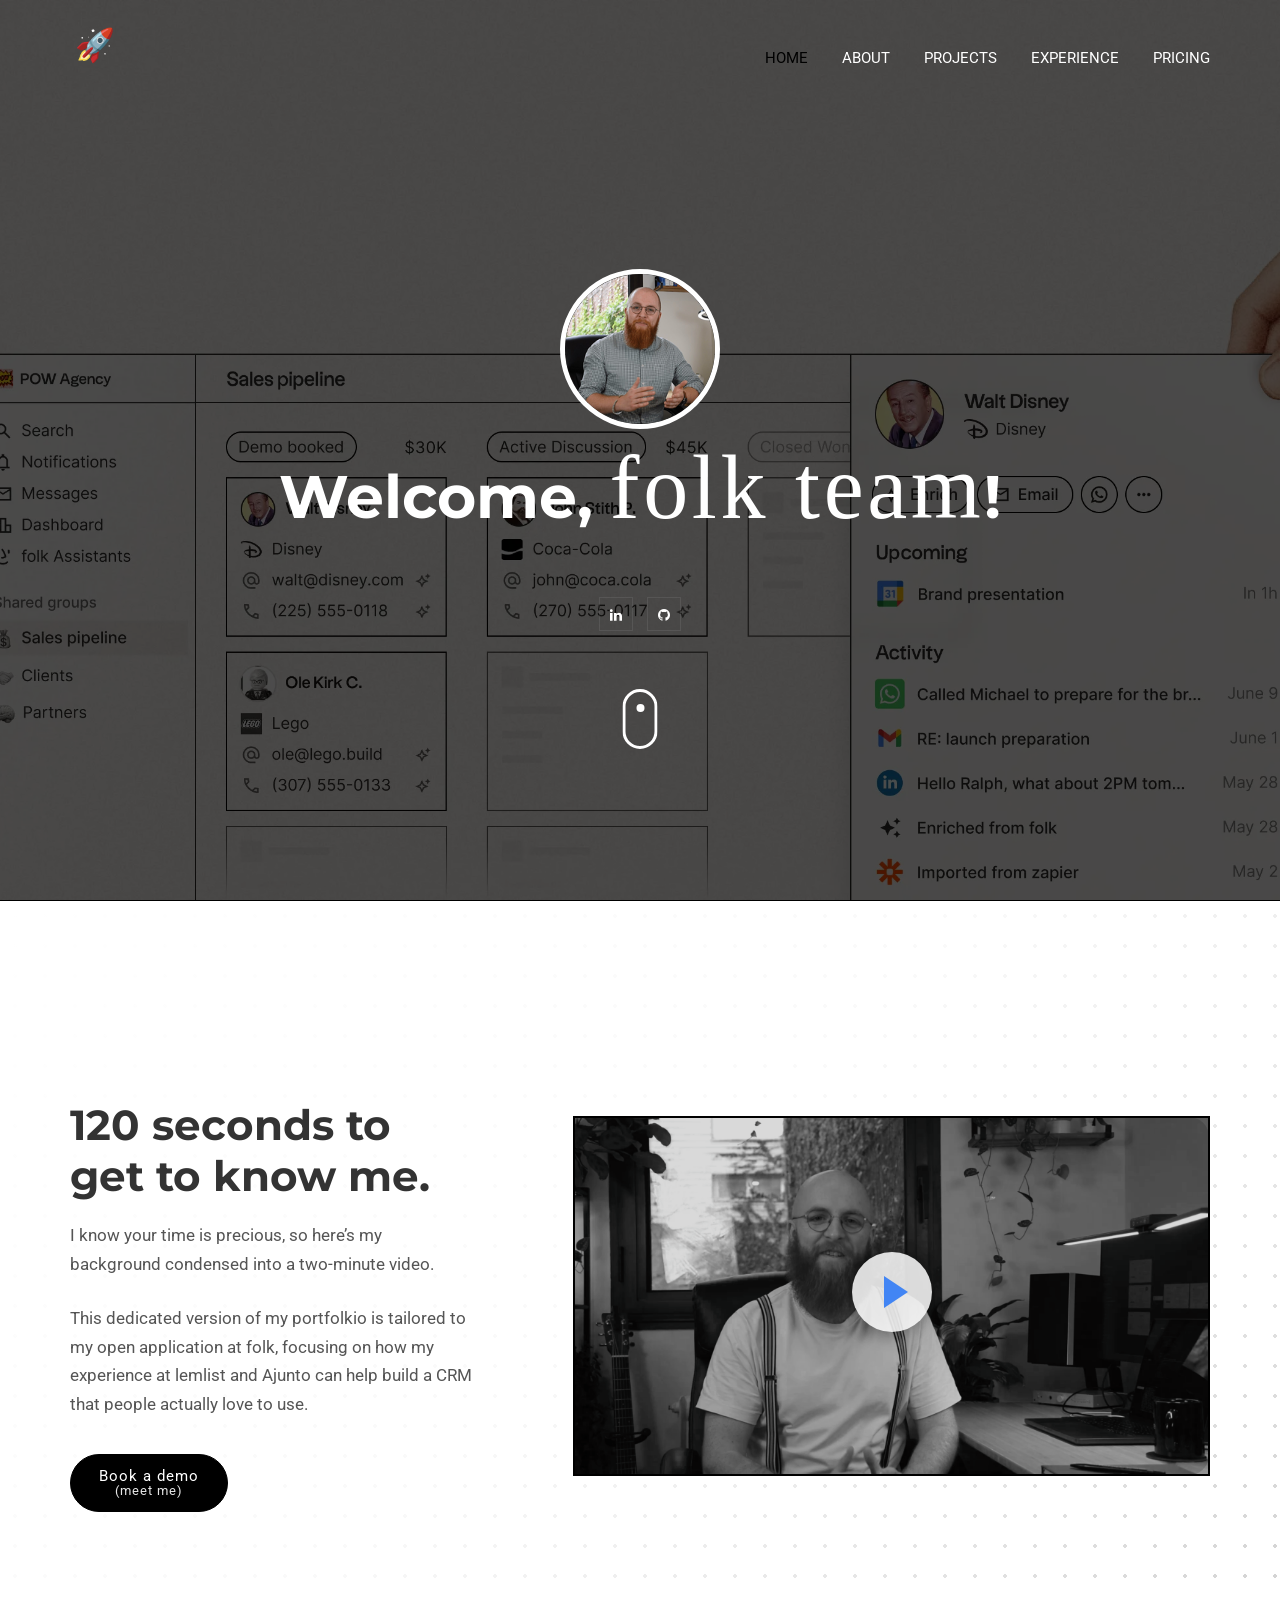
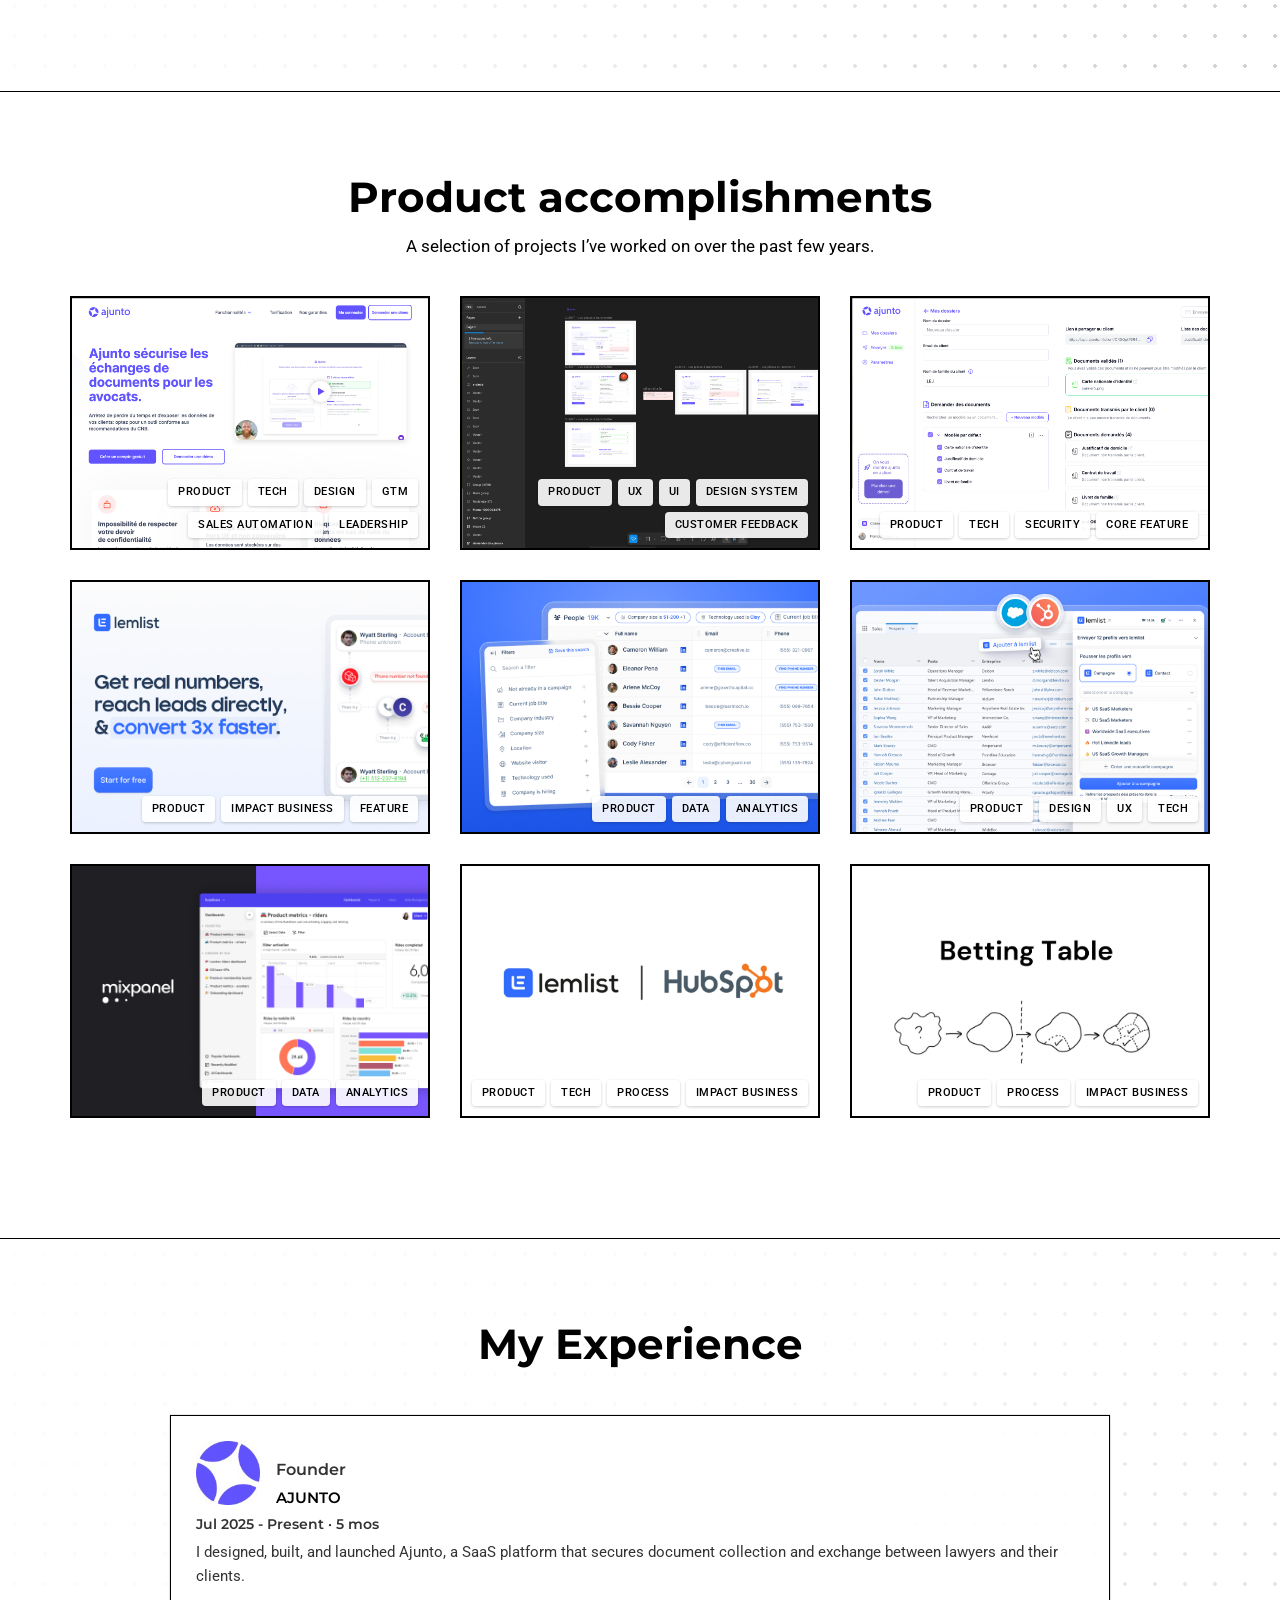
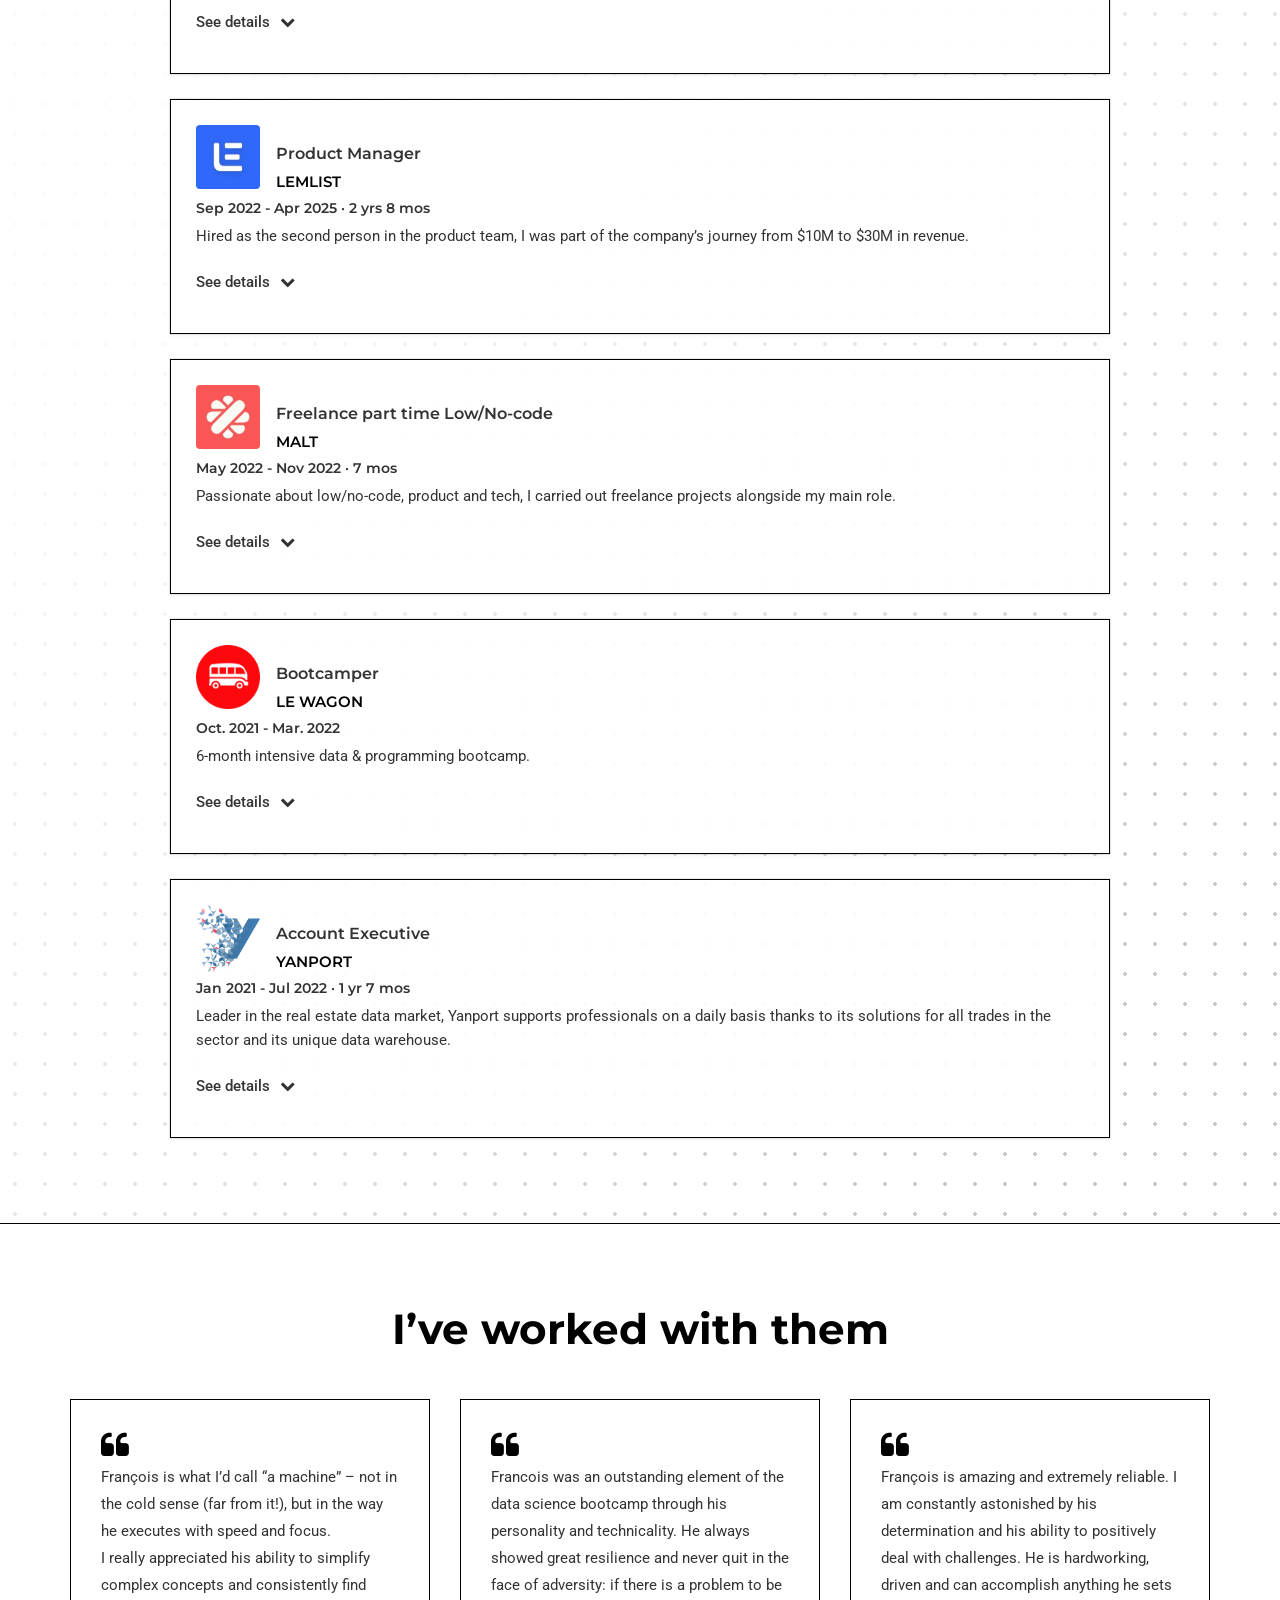
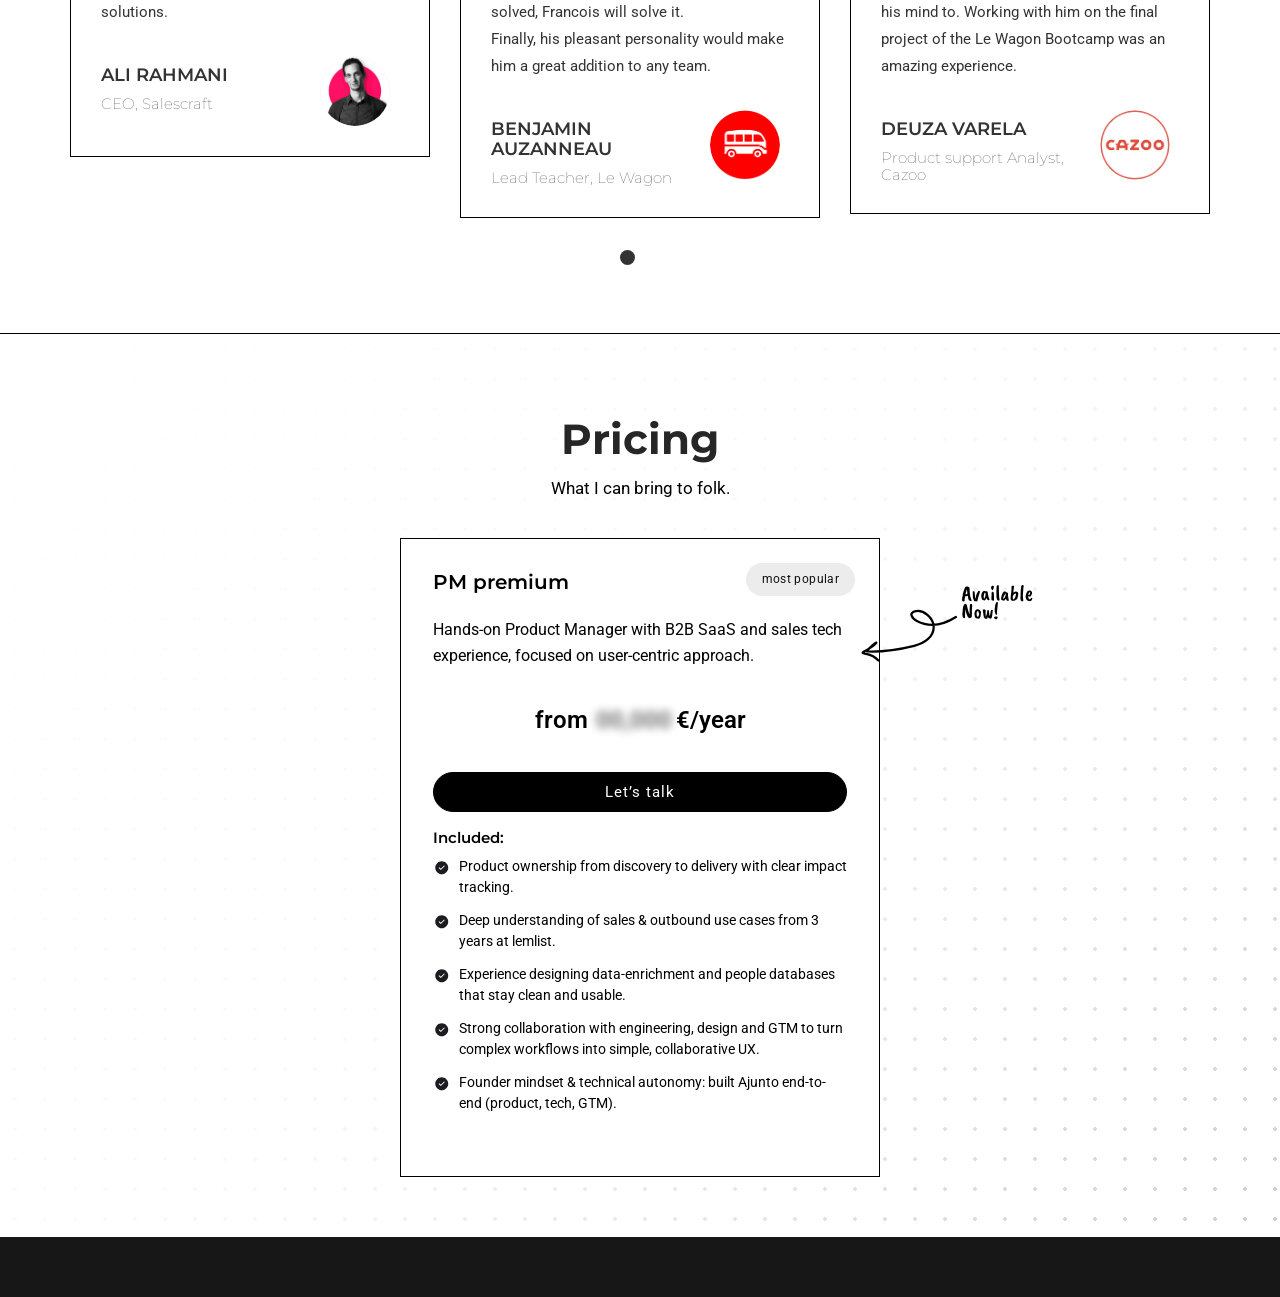
<file: folk/index.html>
<!DOCTYPE html>
<!--
    NOTE: Ceci est un vieux template HTML qui trainait.
    Ne jugez pas mes compétences techniques dessus !
    Pour voir mes vraies compétences tech, allez sur www.ajunto.fr
-->
<html lang="en">
<head>
    <!--meta tags-->
    <meta charset="utf-8">
    <meta http-equiv="x-ua-compatible" content="ie=edge">
    <meta name="description" content="François Lejeune - Open application for folk (ex-first PM at lemlist, B2B SaaS Product Manager).">
    <meta name="keywords" content="mourithemes, onepage, developer, resume, cv, personal, portfolio, personal resume, clean, modern">
    <meta name="author" content="MouriTheme">
    <meta name="viewport" content="width=device-width, initial-scale=1">

    <!--Template name-->
    <title>François Lejeune - folk application</title>

    <!--Favicon – desktop + mobile uniquement-->
    <!-- Icône principale (SVG moderne) -->
    <link rel="icon" type="image/svg+xml" href="../favicon/favicon.svg?v=2">
    <!-- Fallback PNG pour navigateurs qui ne gèrent pas le SVG -->
    <link rel="icon" type="image/png" sizes="32x32" href="../favicon/favicon-32x32.png?v=2">
    <link rel="icon" type="image/png" sizes="16x16" href="../favicon/favicon-16x16.png?v=2">
    <!-- Icône pour iOS / Android (raccourci sur l’écran d’accueil) -->
    <link rel="apple-touch-icon" href="../favicon/apple-touch-icon.png?v=2">
    <meta name="theme-color" content="#ffffff">



    <!--Font Awesome css-->
    <link rel="stylesheet" href="../css/font-awesome.min.css">

    <!--Bootstrap css-->
    <link rel="stylesheet" href="../css/bootstrap.min.css">

    <!--Animated headline css-->
    <link rel="stylesheet" href="../css/jquery.animatedheadline.css">

    <!--Owl carousel css-->
    <link rel="stylesheet" href="../css/owl.carousel.css">
    <link rel="stylesheet" href="../css/owl.theme.default.css">

    <!--Magnific popup css-->
    <link rel="stylesheet" href="../css/magnific-popup.css">

    <!--line icon css-->
    <link rel="stylesheet" href="../css/line-icons.min.css">

    <!--Theme css-->
    <link rel="stylesheet" href="../css/style.css">

    <!--Responsive css-->
    <link rel="stylesheet" href="../css/responsive.css">

    <!-- Folk-specific styles -->
    <style>
      /* Override main accent color to black only on folk page */
      body.folk-page {
        --main_color: #000000;
        --second_color: #000000;
      }

      /* Softer, more rounded CTAs on folk page */
      body.folk-page .btn-a,
      body.folk-page .video-cta-btn,
      body.folk-page .pricing-cta-btn {
        border-radius: 999px;
        padding-left: 28px;
        padding-right: 28px;
      }

      /* Pseudo-handwritten style for "folk team" without importing new fonts */
      .folk-hand {
        font-family: "Brush Script MT", "Comic Sans MS", "Segoe Script", cursive;
        font-weight: 10;
        letter-spacing: 0.04em;
        font-size: 1.5em;
      }

      /* Black title & subtitle for Product accomplishments section */
      #portfolio .section-title h2,
      #portfolio .section-title .section-subtitle {
        color: #000000;
      }

      /* Black titles for Experience and Testimonials sections */
      #testimonial .section-title h2,
      #resume .section-title h2 {
        color: #000000;
      }

      /* Folk-specific pricing card style inspired by folk pricing */
      body.folk-page .pricing-card {
        border: 0.8px solid #000000;
        border-radius: 0;
        box-shadow: none;
        padding: 32px;
      }

      body.folk-page .pricing-header {
        display: flex;
        align-items: flex-start;
        justify-content: flex-start;
        margin-bottom: 24px;
      }

      body.folk-page .pricing-icon {
        display: inline-block;
        width: 18px;
        height: 18px;
        margin-right: 8px;
        vertical-align: middle;
      }

      body.folk-page .pricing-header h3 {
        font-size: 20px;
        font-weight: 600;
        margin: 0;
        color: #000000;
      }

      body.folk-page .pricing-badge {
        position: absolute;
        top: 24px;
        right: 24px;
        padding: 6px 16px;
        border-radius: 999px;
        background: #ececec;
        color: #111111;
        font-size: 12px;
        font-weight: 400; /* lighter */
        letter-spacing: 0.03em;
        text-transform: lowercase;
      }

      body.folk-page .pricing-cta-btn {
        background: #000000;
        border-color: #000000;
        color: #ffffff;
        width: 100%;
        padding: 10px 24px;
        font-size: 15px;
        font-weight: 400;
      }

      /* CTA text slightly smaller + hover inversion (outline style) */
      body.folk-page .video-cta-btn,
      body.folk-page .pricing-cta-btn {
        font-size: 15px;
        font-weight: 400;
      }

      body.folk-page .video-cta-btn:hover,
      body.folk-page .pricing-cta-btn:hover {
        background: transparent;
        color: #000000;
        border-color: #000000;
      }
      /* Custom banner background for folk page */
      .folk-banner {
        background-image: url('../images/various/folkbg.webp');
        background-size: cover;
        background-position: center;
      }

      /* Mobile-specific layout tweaks for folk page */
      @media (max-width: 767px) {
        .folk-banner {
          background-image: url('../images/various/FondMobileFolk.webp');
          background-size: cover;
          background-position: center top;
        }

        /* Left-aligned text blocks on mobile */
        body.folk-page .video-text-content,
        body.folk-page #portfolio .section-title,
        body.folk-page #pricing .section-title,
        body.folk-page #resume .section-title,
        body.folk-page #testimonial .section-title {
          text-align: left;
          padding-left: 15px;
          padding-right: 15px;
        }

        /* Left-align the blurred price line on mobile */
        body.folk-page #pricing .pricing-salary {
          text-align: left;
          padding-left: 15px;
          padding-right: 15px;
        }

        /* Smaller pricing title to avoid overlap with badge */
        body.folk-page .pricing-header h3 {
          font-size: 16px;
          margin-right: 100px;
        }
      }

      /* Ensure all pricing text is black on folk page */
      body.folk-page #pricing,
      body.folk-page #pricing p,
      body.folk-page #pricing li,
      body.folk-page #pricing h3,
      body.folk-page #pricing h4,
      body.folk-page #pricing .pricing-salary-amount,
      body.folk-page #pricing .pricing-salary-unit,
      body.folk-page #pricing .pricing-salary-link {
        color: #000000;
      }

      /* Slight hierarchy tweaks: bigger price, smaller "Included" */
      body.folk-page .pricing-salary-amount,
      body.folk-page .pricing-salary-unit {
        font-size: 24px;
      }

      body.folk-page .pricing-salary-prefix {
        font-size: 24px;
        margin-right: 4px;
      }

      body.folk-page .pricing-features {
        margin-top: 18px; /* padding above "Included" */
      }

      body.folk-page .pricing-features h4 {
        font-size: 15px;
        font-weight: 600; /* more bold for "Included" */
        margin-bottom: 10px;
      }

      body.folk-page .pricing-features ul li {
        font-size: 14px;
        font-weight: 400; /* lighter items */
        line-height: 1.5;
      }

      /* Override dotted backgrounds: keep same layout & opacity, only change base color to black */
      #about,
      #resume,
      #pricing {
        background-image:
          linear-gradient(135deg,
            rgba(255,255,255,1) 0%,
            rgba(255,255,255,0.9) 40%,
            rgba(255,255,255,0.5) 65%,
            rgba(255,255,255,0) 90%),
          radial-gradient(circle, rgba(0, 0, 0, 0.22) 2px, transparent 2px);
      }

      /* Thin separator line under the video/about section */
      body.folk-page #about {
        border-top: 1px solid #000000;
        border-bottom: 1px solid #000000;
      }

      /* Thin black line above Experience and below Testimonials to avoid double borders */
      body.folk-page #resume {
        border-top: 1px solid #000000;
      }

      body.folk-page #testimonial {
        border-top: 1px solid #000000;
        border-bottom: 1px solid #000000;
      }

      /* Folk-specific background image for Projects and Testimonials sections */
      #portfolio,
      #testimonial {
        background-image: url('../images/various/folkbg2.png');
        background-size: cover;
        background-position: center;
        background-color: transparent;
      }

      /* Remove dark overlay on these sections only */
      #portfolio.skills-area::before,
      #testimonial.testimonial-area::before {
        background: transparent;
      }

      /* Experience items framed for folk page */
      #resume .resume-item.expr {
        border: 1px solid #000000;
        border-radius: 0;
        padding: 25px;
        margin-bottom: 25px;
        background: rgba(255,255,255,0.9);
      }

      /* Project cards framed for folk page (no radius, black border) */
      body.folk-page #portfolio .project-card,
      body.folk-page #portfolio .project-item {
        border: 0.5px solid #000000;
        border-radius: 0;
        box-shadow: none;
      }

      /* Testimonials framed for folk page (no radius, black border) */
      body.folk-page #testimonial .single-testimonial {
        border: 1px solid #000000;
        border-radius: 0;
        box-shadow: none;
      }

      /* Video frame for folk page: no radius, black border */
      body.folk-page .video-wrapper,
      body.folk-page .video-player {
        border-radius: 0;
        border: 1px solid #000000;
        box-shadow: none;
        transform: none;
      }
    </style>

    <!-- Global site tag (gtag.js) - Google Analytics -->
    <script async src="https://www.googletagmanager.com/gtag/js?id=G-V76ZXWF3JG"></script>
    <script>
      window.dataLayer = window.dataLayer || [];
      function gtag(){dataLayer.push(arguments);}
      gtag('js', new Date());

      gtag('config', 'G-V76ZXWF3JG');
    </script>
</head>
<body class="folk-page">

<!--Preloader starts-->

<div class="loader_bg"><div class="loader"></div></div>

<!--Preloader ends-->

<!--Navigation area starts-->

<header class="nav-area navbar-fixed-top">
    <div class="container">
        <div class="row">
            <!--main menu starts-->

            <div class="col-md-12">
                <div class="main-menu">
                    <div class="navbar navbar-cus">
                        <div class="navbar-header">
                            <a href="../index-en.html" class="navbar-brand"><span class="logo">&#128640;<span></span></span></a> <!--change logo name-->
                            <button type="button" class="navbar-toggle" data-toggle="collapse" data-target=".navbar-collapse">
                                <span class="sr-only">Toggle navigation</span>
                                <span class="icon-bar"></span>
                                <span class="icon-bar"></span>
                                <span class="icon-bar"></span>
                            </button>
                        </div>

                        <div class="navbar-collapse collapse">
                            <nav>
                                <ul class="nav navbar-nav navbar-right">
                                    <li class="active"><a class="smooth-menu" href="#home">Home</a></li>
                                    <li><a class="smooth-menu" href="#about">About</a></li>
                                    <li><a class="smooth-menu" href="#portfolio">Projects</a></li>
                                    <li><a class="smooth-menu" href="#resume">Experience</a></li>
                                    <li><a class="smooth-menu" href="#pricing">Pricing</a></li>
                                </ul>
                            </nav>
                        </div>
                    </div>
                </div>
            </div>

            <!--main menu ends-->
        </div>
    </div>
</header>

<!--Navigation area ends-->

<!--Banner area starts-->

<div class="banner-area folk-banner" id="home">
    <!--<div id="particles-js"></div>-->
    <div class="banner-table">
        <div class="banner-table-cell">
            <div class="welcome-text">
                <div class="container">
                    <div class="row">
                        <div class="col-md-12 col-xs-12">
                            <section class="intro animate-scale">

                                <div class="img-area">
                                    <img src="../images/home/1.png" alt="Portrait"> <!--edit image-->
                                </div>

                                <h1>Welcome, <span class="folk-hand">folk team</span>!</h1>

                                <h1 class="ah-headline">

                                    <span class="ah-words-wrapper">
                                        <b class="is-visible">Ex-first PM hire at lemlist</b>
                                        <b>Founder of Ajunto, a secure B2B SaaS for law firms</b>
                                        <b>B2B Product Manager obsessed with relationships & CRMs</b>
                                        <b>Excited about folk’s CRM vision</b>
                                        <b>Ready to ship features that teams actually adopt</b>
                                    </span>
                                </h1>
                                
                                <h1 class="mobile-subtitle">Sales tech & B2B SaaS Product Manager</h1>

                                <div class="social-icon">
                                    <ul>
                                        <li><a href="https://www.linkedin.com/in/fran%C3%A7ois-lejeune-9b5529aa/" target="_blank" title="Linkedin"><i class="fa fa-linkedin"></i></a></li>
                                        <li><a href="https://github.com/Deseart27" target="_blank" title="Github"><i class="fa fa-github"></i></a></li>
                                        
                                    </ul>
                                </div>


                            </section>

                            <div class="clearfix"></div>

                            <a class="mouse-scroll hidden-xs dadada" href="#about">
                                <span class="mouse">
                                    <span class="mouse-movement"></span>
                                </span>
                            </a>
                        </div>
                    </div>
                </div>
            </div>
        </div>
    </div>
</div>

<!--Banner area ends-->

<!--About area starts-->

<!-- Version cachée (originale) -->
<div class="about-area section-padding" id="about-hidden" style="display: none;">
    <div class="container">
        <div class="row">
            <div class="col-md-4 col-sm-12">
                <div class="stack">
                    <img src="../images/about/a1.jpg" alt="about image"> <!--edit image-->
                </div>
            </div>
            <div class="col-md-7 col-md-offset-1 col-sm-12">
                <div class="about-right">
                    <h2>Who am I?</h2>
                    <p>After entering the tech world as a Sales, I quickly became <b>passionate about Product</b>. Highly <b>motivated</b> to join an ambitious startup as a PM, I decided to <b>strengthen my business skills while training myself in tech and product management methods</b> in my spare time.</p>
                    <p>&#128640; <b>Today I’m looking for a Product Manager role where I can learn fast, push myself, and help build the best possible product.</b></p>
                    <br>


                    <div class="row">
                        <div class="col-sm-6">
                            <ul class="about-list">
                                <li> <span class="title">Name</span> <span class="value">François Lejeune</span> </li>
                                <li> <span class="title">Age</span> <span class="value">25</span> </li>
                                <li> <span class="title">Email</span> <span class="value">francois.lejeune27@gmail.com</span> </li>
                            </ul>
                        </div>
                        <div class="col-sm-6">
                            <ul class="about-list">
                                <li> <span class="title">Phone</span> <span class="value">+33 6 65 01 89 23</span> </li>
                                <li> <span class="title">Hobbies</span> <span class="value">Cooking, dev, piano & guitar</span> </li>
                                <li> <span class="title">Availability</span> <span class="value">01/06/2022</span> </li>
                                <br>

                            </ul>
                        </div>
                    </div>


                    <a href="#skills-bd" class="skill-btn btn-a">My skills</a>
                    <a href="../images/about/engCV-Flejeune.pdf" class="down-btn btn-a" download>My resume</a>

                </div>
            </div>
        </div>
    </div>
</div>

<!-- Version affichée avec vidéo -->
<div class="about-area section-padding" id="about">
    <div class="container">
        <div class="row video-row">
            <div class="col-sm-12 video-text-col">
                <div class="video-text-content">
                    <h2>120 seconds to get to know me.</h2>
                    <p>I know your time is precious, so here’s my background condensed into a two‑minute video.</p>
                    <p>This dedicated version of my portfolkio is tailored to my open application at folk, focusing on how my experience at lemlist and Ajunto can help build a CRM that people actually love to use.</p>
                    <!-- Main CTA (desktop & tablet) -->
                    <a href="https://calendly.com/lejeune-francois/recrutement" target="_blank" rel="noopener noreferrer" class="btn-a video-cta-btn video-cta-btn-desktop">Book a demo<br><span class="btn-subtitle">(meet me)</span></a>
                </div>
            </div>
            <div class="col-sm-12 video-col">
                <div class="video-container">
                    <div class="video-wrapper">
                        <video id="about-video" class="video-player" poster="../images/various/thumbnailvideo-BW.png" preload="metadata" playsinline webkit-playsinline>
                            <source src="https://mkt-content.s3.fr-par.scw.cloud/compress%20video%20portfolio%201.mp4" type="video/mp4">
                            Votre navigateur ne supporte pas la lecture de vidéos.
                        </video>
                        <div class="video-overlay" id="video-overlay">
                            <button class="play-button" id="play-video-btn" type="button">
                                <svg width="80" height="80" viewBox="0 0 80 80" fill="none" xmlns="http://www.w3.org/2000/svg">
                                    <circle cx="40" cy="40" r="40" fill="white" fill-opacity="0.85"/>
                                    <path d="M32 24L32 56L56 40L32 24Z" fill="#4285F4"/>
                                </svg>
                            </button>
                        </div>
                        <script>
                        (function() {
                            var video = document.getElementById('about-video');
                            var playBtn = document.getElementById('play-video-btn');
                            var overlay = document.getElementById('video-overlay');
                            var wrapper = document.querySelector('.video-wrapper');
                            
                            function playVideo() {
                                if (overlay) overlay.style.display = 'none';
                                if (video) {
                                    video.setAttribute('controls', 'controls');
                                    video.play().catch(function(err) {
                                        console.error('Play error:', err);
                                    });
                                }
                                if (wrapper) wrapper.classList.add('playing');
                            }
                            
                            if (playBtn) {
                                playBtn.onclick = function(e) {
                                    e.preventDefault();
                                    e.stopPropagation();
                                    playVideo();
                                    return false;
                                };
                            }
                            
                            if (overlay) {
                                overlay.onclick = function(e) {
                                    e.preventDefault();
                                    e.stopPropagation();
                                    playVideo();
                                    return false;
                                };
                            }
                            
                            if (video) {
                                video.onpause = function() {
                                    if (!video.ended && video.currentTime > 0 && overlay) {
                                        overlay.style.display = 'flex';
                                    }
                                };
                                video.onended = function() {
                                    if (overlay) overlay.style.display = 'flex';
                                    video.removeAttribute('controls');
                                };
                            }
                        })();
                        </script>
                    </div>
                </div>
                <!-- Mobile‑specific CTA (placed under the video) -->
                <a href="https://calendly.com/lejeune-francois/recrutement" target="_blank" rel="noopener noreferrer" class="btn-a video-cta-btn video-cta-btn-mobile">Book a demo<br><span class="btn-subtitle">(meet me)</span></a>
            </div>
        </div>
    </div>
</div>

<!--About area ends -->

<!--Skills area starts (hidden)-->

<div id="skills-bd" class="skills-area section-padding" style="display: none;">
  <div class="container">
    <div class="row">
      <div class="section-title">
        <h2>My <span>skills</span></h2>
      </div>
    </div>

    <div class="row">
      <div class="col-md-12">
        <div class="about-text-right">

          <div id="skills">

            <div class="row">

              <div class="col-md-6">
                <div class="col-md-12">

                  <!-- skillbar -->
                  <div class="skillbar" data-percent="80%">
                    <!--edit percentage-->

                    <h6 class="skillbar-title">Business</h6>
                    <p class="skillbar-detail">Négociation grands comptes, démonstrations techniques, leadgen...</p>
                    <!--edit skills-->
                    <h6 class="skillbar-percent"></h6>
                    <!--edit percentage-->

                    <div class="skillbar-bar">
                      <div class="skillbar-child"></div>
                    </div>

                  </div>
                  <!-- end skillbar -->

                </div>


                <div class="col-md-12">

                  <!-- skillbar -->
                  <div class="skillbar" data-percent="65%">
                    <!--edit percentage-->

                    <h6 class="skillbar-title">Product management (junior)</h6>
                    <p class="skillbar-detail">Méthodes agiles, Analytics, bases en UX Design, méthodique </p>
                    <!--edit skills-->
                    <h6 class="skillbar-percent"></h6>
                    <!--edit percentage-->

                    <div class="skillbar-bar">
                      <div class="skillbar-child"></div>
                    </div>

                  </div>
                  <!-- end skillbar -->

                </div>

                <div class="col-md-12">

                  <!-- skillbar -->
                  <div class="skillbar" data-percent="70%">
                    <!--edit percentage-->

                    <h6 class="skillbar-title">No-code</h6>
                    <p class="skillbar-detail">Zapier, Make (former Integromat), Notion, automatisations Pipedrive </p>
                    <!--edit skills-->
                    <h6 class="skillbar-percent"></h6>
                    <!--edit percentage-->

                    <div class="skillbar-bar">
                      <div class="skillbar-child"></div>
                    </div>

                  </div>
                  <!-- end skillbar -->

                </div>
              </div>

              <div class="col-md-6">
                <div class="col-md-12">

                  <!-- skillbar -->
                  <div class="skillbar" data-percent="85%">
                    <!--edit percentage-->

                    <h6 class="skillbar-title">Stratégie commerciale</h6>
                    <p class="skillbar-detail">Architecture CRM, optimisation funnel, leadgen...</p>
                    <!--edit skills-->
                    <h6 class="skillbar-percent"></h6>
                    <!--edit percentage-->

                    <div class="skillbar-bar">
                      <div class="skillbar-child"></div>
                    </div>

                  </div>
                  <!-- end skillbar -->

                </div>


                <div class="col-md-12">

                  <!-- skillbar -->
                  <div class="skillbar" data-percent="55%">
                    <!--edit percentage-->

                    <h6 class="skillbar-title">Data engineering</h6>
                    <p class="skillbar-detail">Déploiement de divers projets (scrappers, APIs & interfaces web)</p>
                    <!--edit skills-->
                    <h6 class="skillbar-percent"></h6>
                    <!--edit percentage-->

                    <div class="skillbar-bar">
                      <div class="skillbar-child"></div>
                    </div>

                  </div>
                  <!-- end skillbar -->

                </div>


                <div class="col-md-12">

                  <!-- skillbar -->
                  <div class="skillbar" data-percent="66%">
                    <!--edit percentage-->

                    <h6 class="skillbar-title">Programmation</h6>
                    <p class="skillbar-detail">Python, développement web (intermédiaire), débutant SQL
                    </p>
                    <!--edit skills-->
                    <h6 class="skillbar-percent"></h6>
                    <!--edit percentage-->

                    <div class="skillbar-bar">
                      <div class="skillbar-child"></div>
                    </div>

                  </div>
                  <!-- end skillbar -->

                </div>
              </div>

            </div>

          </div>

        </div>
      </div>
  </div>
      <div class="row">
        <div class="section-title">
            <div class="post-skillbar-next">
              <br>
              <h2>Ma <span>TO-DO list</span> tech 2022 :</h2>
              <br>
              <li>  (vraiment) Apprendre le développement Web (HTML+ & Css+, JS)</li>
              <li>  Acquérir ces PM skills : UI/UX design+, Kibana, maitrise des méthodes Agiles</li>
              <li>  <b>Side-project</b> : Déployer une solution de veille jurisprudentielle automatisée</li>

            </div>
        </div>
      </div>
  </div>
</div>

<!--Skills area ends-->

<!--Skills area starts (for portfolio)-->

<div id="portfolio" class="skills-area section-padding">
  <div class="container">
    <div class="row">
      <div class="section-title">
         <h2>Product accomplishments</h2>
         <p class="section-subtitle">A selection of projects I’ve worked on over the past few years.</p>
      </div>
    </div>
    </div>
    <div class="container">
    <div class="row accomplishments-grid">
      <!-- Row 1 (Project 7 : Ajunto) -->
      <div class="col-md-4 col-sm-6 col-xs-12">
        <div class="project-card">
          <div class="project-item">
            <a href="#" data-toggle="modal" data-target="#project7Modal">
              <img src="../images/projectspage/ajuntoG/1.png" alt="Ajunto V1 launch">
              <div class="overlay">
                <div class="overlay-inner">
                  <h4>Ajunto V1 launch</h4>
                  <p>Ajunto</p>
                </div>
              </div>
            </a>
            <div class="project-tags">
              <span class="project-tag">Product</span>
              <span class="project-tag">Tech</span>
              <span class="project-tag">Design</span>
              <span class="project-tag">GTM</span>
              <span class="project-tag">Sales Automation</span>
              <span class="project-tag">Leadership</span>
          </div>
        </div>
        </div>
      </div>
      <div class="col-md-4 col-sm-6 col-xs-12">
        <div class="project-card">
          <div class="project-item">
            <a href="#" data-toggle="modal" data-target="#project8Modal">
              <img src="../images/projectspage/ajuntoDesign/1.png" alt="Ajunto UX & UI design" class="project-image-left">
              <div class="overlay">
                <div class="overlay-inner">
                  <h4>Ajunto UX & UI design</h4>
                  <p>Ajunto</p>
                </div>
              </div>
            </a>
            <div class="project-tags">
              <span class="project-tag">Product</span>
              <span class="project-tag">UX</span>
              <span class="project-tag">UI</span>
              <span class="project-tag">Design System</span>
              <span class="project-tag">Customer Feedback</span>
          </div>
        </div>
        </div>
      </div>
      <div class="col-md-4 col-sm-6 col-xs-12">
        <div class="project-card">
          <div class="project-item">
            <a href="#" data-toggle="modal" data-target="#project9Modal">
              <img src="../images/projectspage/ajuntoFeature/1.png" alt="Secure case management & sharing (Ajunto)" class="project-image-left">
              <div class="overlay">
                <div class="overlay-inner">
                  <h4>Secure case management & sharing</h4>
                  <p>Ajunto</p>
                </div>
              </div>
            </a>
            <div class="project-tags">
              <span class="project-tag">Product</span>
              <span class="project-tag">Tech</span>
              <span class="project-tag">Security</span>
              <span class="project-tag">Core Feature</span>
          </div>
        </div>
        </div>
      </div>

      <!-- Row 2 (former projects 1, 2, 3) -->
      <div class="col-md-4 col-sm-6 col-xs-12">
        <div class="project-card">
          <div class="project-item">
            <a href="#" data-toggle="modal" data-target="#project1Modal">
              <img src="../images/projectspage/enrich/2.png" alt="portfolio image" class="project-image-left">
              <div class="overlay">
                <div class="overlay-inner">
                  <h4>Waterfall enrichment algorithm</h4>
                  <p>lemlist</p>
      </div>
    </div>
            </a>
            <div class="project-tags">
              <span class="project-tag">Product</span>
              <span class="project-tag">Impact Business</span>
              <span class="project-tag">Feature</span>
  </div>
    </div>
        </div>
      </div>
      <div class="col-md-4 col-sm-6 col-xs-12">
        <div class="project-card">
          <div class="project-item">
            <a href="#" data-toggle="modal" data-target="#project2Modal">
              <img src="../images/projectspage/peopledb/1.png" alt="Leads Database">
              <div class="overlay">
                <div class="overlay-inner">
                  <h4>Leads Database</h4>
                  <p>lemlist</p>
                </div>
              </div>
            </a>
            <div class="project-tags">
              <span class="project-tag">Product</span>
              <span class="project-tag">Data</span>
              <span class="project-tag">Analytics</span>
          </div>
        </div>
        </div>
      </div>
      <div class="col-md-4 col-sm-6 col-xs-12">
        <div class="project-card">
          <div class="project-item">
            <a href="#" data-toggle="modal" data-target="#project3Modal">
              <img src="../images/projectspage/chromeextension/1.png" alt="Chrome extension redesign">
              <div class="overlay">
                <div class="overlay-inner">
                  <h4>Chrome extension redesign</h4>
                  <p>lemlist</p>
                </div>
              </div>
            </a>
            <div class="project-tags">
              <span class="project-tag">Product</span>
              <span class="project-tag">Design</span>
              <span class="project-tag">UX</span>
              <span class="project-tag">Tech</span>
          </div>
        </div>
        </div>
      </div>
      <!-- Row 3 (former projects 4, 5, 6) -->
      <div class="col-md-4 col-sm-6 col-xs-12">
        <div class="project-card">
          <div class="project-item">
            <a href="#" data-toggle="modal" data-target="#project4Modal">
              <img src="../images/projectspage/mxp/2.png" alt="Analytics setup" class="project-image-left">
              <div class="overlay">
                <div class="overlay-inner">
                  <h4>Analytics setup</h4>
                  <p>lemlist</p>
                </div>
              </div>
            </a>
            <div class="project-tags">
              <span class="project-tag">Product</span>
              <span class="project-tag">Data</span>
              <span class="project-tag">Analytics</span>
          </div>
        </div>
        </div>
      </div>
      <div class="col-md-4 col-sm-6 col-xs-12">
        <div class="project-card">
          <div class="project-item">
            <a href="#" data-toggle="modal" data-target="#project5Modal">
              <img src="../images/projectspage/hubspot/1.png" alt="HubSpot integration & lead-based model redesign">
              <div class="overlay">
                <div class="overlay-inner">
                  <h4>HubSpot integration redesign</h4>
                  <p>lemlist</p>
                </div>
              </div>
            </a>
            <div class="project-tags">
              <span class="project-tag">Product</span>
              <span class="project-tag">Tech</span>
              <span class="project-tag">Process</span>
              <span class="project-tag">Impact Business</span>
          </div>
        </div>
        </div>
      </div>
      <div class="col-md-4 col-sm-6 col-xs-12">
        <div class="project-card">
          <div class="project-item">
            <a href="#" data-toggle="modal" data-target="#project6Modal">
              <img src="../images/projectspage/bettingtable/11.png" alt="Product process: the Betting Table">
              <div class="overlay">
                <div class="overlay-inner">
                  <h4>Product process: the Betting Table</h4>
                  <p>lemlist</p>
                </div>
              </div>
            </a>
            <div class="project-tags">
              <span class="project-tag">Product</span>
              <span class="project-tag">Process</span>
              <span class="project-tag">Impact Business</span>
          </div>
        </div>
        </div>
      </div>
    </div>
  </div>
</div>

<!--Skills area ends (for portfolio)-->

<!--Experience area starts-->

<div id="resume" class="experience-area section-padding">
  <div class="container">
    <div class="row">
      <div class="section-title">
        <h2>My <span>Experience</span></h2>
      </div>
    </div>
    <div class="row">
      <div class="col-md-12">
        <ul class="resumes">
          <li class="resume-item expr">
            <img class="resume-company-pic" src="../images/exp/ajunto.jpeg">
            <h3>Founder</h3>
            <h4>Ajunto</h4>
            <h5>Jul 2025 - Present · 5 mos</h5>
            <p>I designed, built, and launched Ajunto, a SaaS platform that secures document collection and exchange between lawyers and their clients.</p>
            <a class="toggle-detail" data-toggle="collapse" href="#detail-ajunto" role="button" aria-expanded="false" aria-controls="detail-ajunto">
              See details <i class="fa fa-chevron-down"></i>
            </a>
            <div class="collapse" id="detail-ajunto">
              <p>The project had a dual purpose: addressing a real operational pain in the legal sector, and sharpening my product, technical, and go‑to‑market skills through an end‑to‑end project.</p>
              <p>&#10145;&#65039; <b>Product & Design</b>: identified key user problems, designed the UX/UI, and delivered a clean, intuitive interface tailored to small law firms (1–10 people). Implemented an efficient sprint system, ran discovery and (in)validation cycles, and built a knowledge base/FAQ.</p>
              <p>&#10145;&#65039; <b>Tech</b>: full‑stack development (Next.js, TypeScript, MongoDB, deployed on Vercel), integration of complex services (Stripe, Clerk, SSE‑C encryption via Scaleway), and definition of the project’s security strategy (infrastructure, authentication/access control, log monitoring, Aikido Security setup with OWASP Top 10 focus).</p>
              <p>&#10145;&#65039; <b>Business / GTM</b>: positioning, landing pages, CRM, and implementation of an automated multi‑channel go‑to‑market strategy.</p>
              <p>Ajunto is now used by several paying clients and continues to evolve as a side project.</p>
              <p>This experience significantly strengthened my technical, design, and go‑to‑market capabilities. I leveraged AI thoughtfully to execute faster and more efficiently, gaining a broad understanding of how SaaS products operate and the ability to lead early‑stage product development autonomously and with structure.</p>
            </div>
          </li>
          <li class="resume-item expr">
            <img class="resume-company-pic" src="../images/exp/lemlist.jpeg">
            <h3>Product Manager</h3>
            <h4>lemlist</h4>
            <h5>Sep 2022 - Apr 2025 · 2 yrs 8 mos</h5>
            <p>Hired as the second person in the product team, I was part of the company’s journey from $10M to $30M in revenue.</p>
            <a class="toggle-detail" data-toggle="collapse" href="#detail-lemlist" role="button" aria-expanded="false" aria-controls="detail-lemlist">
              See details <i class="fa fa-chevron-down"></i>
            </a>
            <div class="collapse" id="detail-lemlist">
              <p>I had the opportunity to lead the design, delivery, and iteration of key features, such as:</p>
              <p>&#10145;&#65039; A native waterfall enrichment algorithm (email and phone finder), scaling it from $0 to $1M in annual revenue (and profitable!), and from 0 to 20K Monthly Active Users (8 iterations).</p>
              <p>&#10145;&#65039; A 450M+ leads database, including data providers benchmarking & implementation, growing from 0 to 15K Monthly Active Users (7 iterations).</p>
              <p>&#10145;&#65039; A complete revamp of our LinkedIn Chrome extension, adding in‑layout features and rethinking the UX, resulting in an increase from 25K to 40K users (2 iterations).</p>
              <p>&#10145;&#65039; An overhaul of our lead‑object model, migrating all our existing user base to a new model.</p>
              <p>&#10145;&#65039; A full redesign of the HubSpot integration to align with the complex sales team workflows and support high‑MRR leads’ and clients’ needs.</p>
              <p>In addition to my PM role, I was also involved in broader strategic and operational initiatives, including:</p>
              <p>&#10145;&#65039; Co‑designing our Tech x Product process (aka betting table).</p>
              <p>&#10145;&#65039; The implementation of MixPanel as the main Product Analytics tool for the Product team.</p>
              <p>&#10145;&#65039; Building from scratch and maintaining strong partnerships with 20+ data providers.</p>
              <p>&#10145;&#65039; Co‑leading cross‑functional initiatives to improve internal processes, such as Product x Marketing, Product x Support, Product x Sales.</p>
            </div>
          </li>
          <li class="resume-item expr">
            <img class="resume-company-pic" src="../images/exp/malt.jpeg">
            <h3>Freelance part time Low/No-code</h3>
            <h4>Malt</h4>
            <h5>May 2022 - Nov 2022 · 7 mos</h5>
            <p>Passionate about low/no‑code, product and tech, I carried out freelance projects alongside my main role.</p>
            <a class="toggle-detail" data-toggle="collapse" href="#detail-malt" role="button" aria-expanded="false" aria-controls="detail-malt">
              See details <i class="fa fa-chevron-down"></i>
            </a>
            <div class="collapse" id="detail-malt">
              <p><b>Last project</b>: creation of a custom WordPress plugin dedicated to reporting specific decrees directly on the website of a lawyer.</p>
              <p>&#10145;&#65039; Creation of a WordPress plugin making recurring calls to the Légifrance API (PHP, HTML & CSS).</p>
              <p>&#10145;&#65039; Data storage in a WordPress custom table (SQL).</p>
              <p>&#10145;&#65039; Light redesign of the website via Elementor (no‑code).</p>
            </div>
          </li>
          <li class="resume-item expr">
            <img class="resume-company-pic" src="../images/exp/lewagon.png">
            <h3>Bootcamper</h3>
            <h4>Le Wagon</h4>
            <h5>Oct. 2021 - Mar. 2022</h5>
              <p>6‑month intensive data & programming bootcamp.</p>
            <a class="toggle-detail" data-toggle="collapse" href="#detail-lewagon" role="button" aria-expanded="false" aria-controls="detail-lewagon">
              See details <i class="fa fa-chevron-down"></i>
            </a>
            <div class="collapse" id="detail-lewagon">
              <p>&#10145;&#65039; Strong focus on data collection, interpretation and exploitation (scraping, APIs, data viz & science, ML & deep learning).</p>
              <p>&#10145;&#65039; Discovered the ecosystem and constraints of developer / data scientist roles.</p>
              <p>&#10145;&#65039; Weekly “real world projects” (15h / week).</p>
      </div>
          </li>
          <li class="resume-item expr">
            <img class="resume-company-pic" src="../images/exp/yanport.png">
            <h3>Account Executive</h3>
            <h4>Yanport</h4>
            <h5>Jan 2021 - Jul 2022 · 1 yr 7 mos</h5>
            <p>Leader in the real estate data market, Yanport supports professionals on a daily basis thanks to its solutions for all trades in the sector and its unique data warehouse.</p>
            <a class="toggle-detail" data-toggle="collapse" href="#detail-yanport" role="button" aria-expanded="false" aria-controls="detail-yanport">
              See details <i class="fa fa-chevron-down"></i>
            </a>
            <div class="collapse" id="detail-yanport">
              <p>Responsible for the "Agent 360" product at the national level (13,000 active users), I participated in the optimization of its marketing, the creation of its dedicated sales center and actively contributed to its development.</p>
              <p>&#10145;&#65039; Negotiation and large account demonstrations (SaaS and API solutions).</p>
              <p>&#10145;&#65039; Commercial strategy: implementation of a complete strategy (sourcing, prospecting, demonstrations, automation of tasks, closing & reporting...).</p>
              <p>&#10145;&#65039; UX and web design: implementation & presentation of a complete product tour solution (via Usetiful).</p>
              <p>&#10145;&#65039; Web dev & API: implementation of a PDF export tool for users.</p>
              <p>&#10145;&#65039; Sales funnel optimization and automation (Pipedrive + lemlist + Zoom + Calendly via Zapier).</p>
              <p>&#10145;&#65039; Discovery: referent of the “Real Estate Agents” target, active participation in Product workshops.</p>
              <p>&#10145;&#65039; Knowledge management: drafting of multiple process documentations.</p>
            </div>
          </li>
        </ul>
      </div>
    </div>
  </div>
</div>





<!--Testimonial Area Starts-->

<div id="testimonial" class="testimonial-area section-padding">
  <div class="container">
    <div class="row">
      <div class="section-title">
        <h2>I’ve worked <span>with them</span></h2>
      </div>
    </div>
    <div class="row">

      <div class="col-md-12">
        <div class="testimonial-slider owl-carousel">
          <div class="single-testimonial">

            <div class="testi-comment">
              <i class="fa fa-quote-left"></i>
              <p>François is what I’d call “a machine” – not in the cold sense (far from it!), but in the way he executes with speed and focus.
              <br>I really appreciated his ability to simplify complex concepts and consistently find solutions.</p>
            </div>

            <div class="row">
              <div class="col-md-8 col-xs-8">
                <h2>Ali Rahmani</h2>
                <!--edit here-->
                <h3>CEO, Salescraft</h3>
                <!--edit here-->
              </div>
              <div class="col-md-4 col-xs-4">
                <div class="testi-img">
                  <img src="../images/testimonial/testi1.png" alt="testimonial image">
                  <!--edit image here-->
                </div>
              </div>
            </div>

          </div>
          <div class="single-testimonial">

            <div class="testi-comment">
              <i class="fa fa-quote-left"></i>
              <p>Francois was an outstanding element of the data science bootcamp through his personality and technicality.
              He always showed great resilience and never quit in the face of adversity: if there is a problem to be solved,
              Francois will solve it.
              <br>Finally, his pleasant personality would make him a great addition to any team.</p>
            </div>

            <div class="row">
              <div class="col-md-8 col-xs-8">
                <h2>Benjamin Auzanneau</h2>
                <!--edit here-->
                <h3>Lead Teacher, Le Wagon</h3>
                <!--edit here-->
              </div>
              <div class="col-md-4 col-xs-4">
                <div class="testi-img">
                  <img src="../images/testimonial/testi2.jpg" alt="testimonial image">
                  <!--edit image here-->
                </div>
              </div>
            </div>

          </div>
          <div class="single-testimonial">

            <div class="testi-comment">
              <i class="fa fa-quote-left"></i>
              <p>François is amazing and extremely reliable.
                I am constantly astonished by his determination and his ability to positively deal with challenges. 
                He is hardworking, driven and can accomplish anything he sets his mind to.
                Working with him on the final project of the Le Wagon Bootcamp was an amazing experience.
              </p>
            </div>

            <div class="row">
              <div class="col-md-8 col-xs-8">
                <h2>Deuza Varela</h2>
                <!--edit here-->
                <h3>Product support Analyst, Cazoo</h3>
                <!--edit here-->
              </div>
              <div class="col-md-4 col-xs-4">
                <div class="testi-img">
                  <img src="../images/testimonial/testi4.jpg" alt="testimonial image">
                  <!--edit here-->
                </div>
              </div>
            </div>

          </div>
          <div class="single-testimonial">

            <div class="testi-comment">
              <i class="fa fa-quote-left"></i>
              <p>François is an exceptional Product Manager: fast, efficient and always results‑oriented. Working with him has been a real pleasure, both for his professionalism and his ability to rally teams and move projects forward. A reliable colleague and a real driver in any project.</p>
            </div>

            <div class="row">
              <div class="col-md-8 col-xs-8">
                <h2>Tristan Berguer</h2>
                <!--edit here-->
                <h3>Founder @ Senthor</h3>
                <!--edit here-->
              </div>
              <div class="col-md-4 col-xs-4">
                <div class="testi-img">
                  <img src="../images/testimonial/tristantesti.jpeg" alt="testimonial image">
                  <!--edit here-->
                </div>
              </div>
            </div>

          </div>
        </div>
      </div>

    </div>
  </div>
</div>

<!--Testimonial Area Ends-->




<!--Contact Area Ends-->

<!--Portfolio area starts (for pricing)-->

<div id="pricing" class="portfolio-area section-padding">
  <div class="container">
    <div class="row">
      <div class="section-title">
        <h2>Pricing</h2>
        <p class="section-subtitle">What I can bring to folk.</p>
      </div>
    </div>
    <div class="row">
      <div class="col-md-8 col-md-offset-2">
        <div class="pricing-card">
          <div class="pricing-badge">Most popular</div>

          <!-- Title -->
          <div class="pricing-header">
            <h3>PM premium</h3>
            </div>

          <!-- Description -->
          <p class="pricing-description">Hands-on Product Manager with B2B SaaS and sales tech experience, focused on user-centric approach.</p>

          <!-- Price (blurred) -->
          <p class="pricing-salary">
            <a href="https://calendly.com/lejeune-francois/recrutement" target="_blank" rel="noopener noreferrer" class="pricing-salary-link">
              <span class="pricing-salary-prefix">from</span>
              <span class="pricing-salary-amount" style="filter: blur(4px);">00,000</span><span class="pricing-salary-unit">€/year</span>
            </a>
          </p>

          <!-- CTA -->
          <div class="pricing-cta-wrapper">
            <a href="https://calendly.com/lejeune-francois/recrutement" target="_blank" rel="noopener noreferrer" class="btn-a pricing-cta-btn">Let’s talk<br></a>
            <img src="../images/various/dispoNOWengblack.svg" alt="Available now" class="dispo-now-badge">
          </div>

          <!-- Included items -->
          <div class="pricing-features">
            <h4>Included:</h4>
            <ul>
              <li><img src="../images/various/thicksvgblack.svg" alt="" class="pricing-icon"> Product ownership from discovery to delivery with clear impact tracking.</li>
              <li><img src="../images/various/thicksvgblack.svg" alt="" class="pricing-icon"> Deep understanding of sales & outbound use cases from 3 years at lemlist.</li>
              <li><img src="../images/various/thicksvgblack.svg" alt="" class="pricing-icon"> Experience designing data-enrichment and people databases that stay clean and usable.</li>
              <li><img src="../images/various/thicksvgblack.svg" alt="" class="pricing-icon"> Strong collaboration with engineering, design and GTM to turn complex workflows into simple, collaborative UX.</li>
              <li><img src="../images/various/thicksvgblack.svg" alt="" class="pricing-icon"> Founder mindset & technical autonomy: built Ajunto end-to-end (product, tech, GTM).</li>
            </ul>
          </div>
        </div>
      </div>
    </div>
  </div>
</div>

<!--Portfolio area ends (for pricing)-->

<!--Footer Area Starts-->

<div class="footer-area">

</div>

<!--Footer Area Ends-->









<!--Latest version JQuery-->
<script src="../js/jquery-3.2.1.min.js"></script>

<!--Bootstrap js-->
<script src="../js/bootstrap.min.js"></script>

<!--Animated headline js-->
<script src="../js/jquery.animatedheadline.js"></script>

<!--Magnific popup js-->
<script src="../js/jquery.magnific-popup.js"></script>
<script src="../js/custom.js"></script>

<!--Validator js-->
<script src="../js/jquery.waypoints.js"></script>

<!--Counter up js-->
<script src="../js/jquery.counterup.min.js"></script>

<!--imagesloaded js-->
<script src="../js/imagesloaded.min.js"></script>

<!--isotope js-->
<script src="../js/isotope.pkgd.min.js"></script>

<!--Owl Carousel js-->
<script src="../js/owl.carousel.js"></script>

<!--Validator js-->
<script src="../js/validator.js"></script>

<!--Contact js-->
<script src="../js/contact.js"></script>

<!--particles js-->
<!--<script src="../js/particles.js"></script>-->
<script src="../js/app.js"></script>

<!--Main js-->
<script src="../js/main.js"></script>

<!--Video player js-->
<script src="../js/video-player.js"></script>

<!-- Project Modal 2 -->
<div class="modal fade" id="project2Modal" tabindex="-1" role="dialog" aria-labelledby="project2ModalLabel">
  <div class="modal-dialog modal-lg" role="document">
    <div class="modal-content">
      <div class="modal-header">
        <button type="button" class="close" data-dismiss="modal" aria-label="Close">
          <span aria-hidden="true">&times;</span>
        </button>
        <h2 class="modal-title" id="project2ModalLabel">Leads Database</h2>
        <div class="project-modal-tags">
          <span class="project-tag">Product</span>
          <span class="project-tag">Data</span>
          <span class="project-tag">Analytics</span>
        </div>
      </div>
      <div class="modal-body">
        <!-- Description Section -->
        <div class="project-section">
          <h3>Description</h3>
          <p>Built a massive leads database (600M+ profiles) aggregating multiple data providers. The project required close collaboration with the data team and covered the full product cycle: identifying and negotiating with data vendors, integrating data based on user needs, and creating advanced filters so users could search for very specific profiles. The feature was shipped in 7 iterations with a strong focus on data quality and relevance for users.</p>
        </div>

        <!-- Screenshots placeholder -->
        <div class="project-screenshots">
          <div class="row">
            <div class="col-md-6">
              <img src="../images/projectspage/peopledb/1.png" alt="Screenshot People Database" class="project-screenshot">
            </div>
            <div class="col-md-6">
              <img src="../images/projectspage/peopledb/2.png" alt="Screenshot People Database" class="project-screenshot">
            </div>
          </div>
        </div>

        <!-- Impact Section -->
        <div class="project-section">
          <h3>Impact / highlights</h3>
          <div class="impact-metrics">
            <div class="impact-item">
              <div class="impact-number">600M+</div>
              <div class="impact-label">Profiles</div>
              <p>Database with 600M+ integrated profiles.</p>
            </div>
            <div class="impact-item">
              <div class="impact-number">0 → 15K</div>
              <div class="impact-label">MAU</div>
              <p>Growth from 0 → 15K MAU in 7 iterations.</p>
            </div>
            <div class="impact-item">
              <div class="impact-number">Budget</div>
              <div class="impact-label">Significant</div>
              <p>Managed significant budgets tied to data providers.</p>
            </div>
            <div class="impact-item">
              <div class="impact-number">Collab</div>
              <div class="impact-label">Team & partners</div>
              <p>Close collaboration with the data team and external partners.</p>
            </div>
          </div>
        </div>
      </div>
      <div class="modal-footer">
        <button type="button" class="btn btn-default" data-dismiss="modal">Close</button>
      </div>
    </div>
  </div>
</div>

<!-- Project Modal 3 -->
<div class="modal fade" id="project3Modal" tabindex="-1" role="dialog" aria-labelledby="project3ModalLabel">
  <div class="modal-dialog modal-lg" role="document">
    <div class="modal-content">
      <div class="modal-header">
        <button type="button" class="close" data-dismiss="modal" aria-label="Close">
          <span aria-hidden="true">&times;</span>
        </button>
        <h2 class="modal-title" id="project3ModalLabel">Chrome extension redesign (lemlist)</h2>
        <div class="project-modal-tags">
          <span class="project-tag">Product</span>
          <span class="project-tag">Design</span>
          <span class="project-tag">UX</span>
          <span class="project-tag">Tech</span>
        </div>
      </div>
      <div class="modal-body">
        <!-- Description Section -->
        <div class="project-section">
          <h3>Description</h3>
          <p>Full UX/UI redesign of lemlist’s LinkedIn extension. The old extension had many issues: it hovered above the page, closed as soon as you clicked elsewhere and generated a lot of user frustration.</p>
          <p>The new version is embedded directly into the LinkedIn layout, providing a smooth and intuitive experience to use lemlist from within the platform. This work also paved the way for integrating the extension into the Salesforce layout, increasing reach and product consistency. The project required tight collaboration with the engineering team to integrate the extension properly and guarantee a solid UX.</p>
        </div>

        <!-- Screenshots -->
        <div class="project-screenshots">
          <div class="row">
            <div class="col-md-6">
              <img src="../images/projectspage/chromeextension/1.png" alt="Screenshot extension Chrome" class="project-screenshot">
            </div>
            <div class="col-md-6">
              <img src="../images/projectspage/chromeextension/2.png" alt="Screenshot extension Chrome" class="project-screenshot">
            </div>
          </div>
        </div>

        <!-- Impact Section -->
        <div class="project-section">
          <h3>Impact / highlights</h3>
          <div class="impact-metrics">
            <div class="impact-item">
              <div class="impact-number">25K → 40K</div>
              <div class="impact-label">Users</div>
              <p>Adoption: 25K → 40K users in only 2 iterations.</p>
            </div>
            <div class="impact-item">
              <div class="impact-number">Feedback</div>
              <div class="impact-label">User</div>
              <p>Very positive user feedback with a clear improvement in UX and usage.</p>
            </div>
            <div class="impact-item">
              <div class="impact-number">Integrations</div>
              <div class="impact-label">Salesforce</div>
              <p>Opened the door to new integrations, including a Salesforce layout version.</p>
            </div>
          </div>
        </div>
      </div>
      <div class="modal-footer">
        <button type="button" class="btn btn-default" data-dismiss="modal">Close</button>
      </div>
    </div>
  </div>
</div>

<!-- Project Modal 4 -->
<div class="modal fade" id="project4Modal" tabindex="-1" role="dialog" aria-labelledby="project4ModalLabel">
  <div class="modal-dialog modal-lg" role="document">
    <div class="modal-content">
      <div class="modal-header">
        <button type="button" class="close" data-dismiss="modal" aria-label="Close">
          <span aria-hidden="true">&times;</span>
        </button>
        <h2 class="modal-title" id="project4ModalLabel">Product analytics setup (lemlist)</h2>
        <div class="project-modal-tags">
          <span class="project-tag">Product</span>
          <span class="project-tag">Data</span>
          <span class="project-tag">Analytics</span>
        </div>
      </div>
      <div class="modal-body">
        <!-- Description Section -->
        <div class="project-section">
          <h3>Description</h3>
          <p>Complete overhaul of lemlist’s analytics stack with Mixpanel, after a dedicated training on the tool. Together with the data team, I implemented a reliable and relevant event tracking setup: removed redundant events, restructured data to improve product insights and controlled analytics‑related spend.</p>
          <p>This initiative provided clean, actionable product analytics across the whole app, making it easier to take data‑informed decisions and continuously optimise the product.</p>
          <p>The screenshots below are placeholders; the approach on this project followed one principle: “Overkill is the enemy. The less, the better. Make sure your tracking plan serves a real purpose.”</p>
        </div>

        <!-- Screenshots -->
        <div class="project-screenshots">
          <div class="row">
            <div class="col-md-6">
              <img src="../images/projectspage/mxp/1.png" alt="Screenshot Analytics" class="project-screenshot">
            </div>
            <div class="col-md-6">
              <img src="../images/projectspage/mxp/2.png" alt="Screenshot Analytics" class="project-screenshot">
            </div>
          </div>
        </div>

        <!-- Impact Section -->
        <div class="project-section">
          <h3>Impact / highlights</h3>
          <div class="impact-metrics">
            <div class="impact-item">
              <div class="impact-number">Tracking</div>
              <div class="impact-label">Reliable</div>
              <p>Implemented reliable, useful event tracking aligned with product needs.</p>
            </div>
            <div class="impact-item">
              <div class="impact-number">Costs</div>
              <div class="impact-label">Optimised</div>
              <p>Optimised analytics (Mixpanel) costs and event volume.</p>
            </div>
            <div class="impact-item">
              <div class="impact-number">Foundation</div>
              <div class="impact-label">Data‑driven</div>
              <p>Created a solid base for product analysis and truly data‑driven decisions.</p>
            </div>
          </div>
        </div>
      </div>
      <div class="modal-footer">
        <button type="button" class="btn btn-default" data-dismiss="modal">Close</button>
      </div>
    </div>
  </div>
</div>

<!-- Project Modal 5 -->
<div class="modal fade" id="project5Modal" tabindex="-1" role="dialog" aria-labelledby="project5ModalLabel">
  <div class="modal-dialog modal-lg" role="document">
    <div class="modal-content">
      <div class="modal-header">
        <button type="button" class="close" data-dismiss="modal" aria-label="Close">
          <span aria-hidden="true">&times;</span>
        </button>
        <h2 class="modal-title" id="project5ModalLabel">HubSpot integration & “lead‑based” model redesign (lemlist)</h2>
        <div class="project-modal-tags">
          <span class="project-tag">Product</span>
          <span class="project-tag">Tech</span>
          <span class="project-tag">Process</span>
          <span class="project-tag">Impact Business</span>
        </div>
      </div>
      <div class="modal-body">
        <!-- Description Section -->
        <div class="project-section">
          <h3>Description</h3>
          <p>Full migration of user data and redesign of the “lead” object model to a contact‑based model at lemlist. This project required a deep understanding of the app’s technical architecture and close collaboration with the most senior engineers.</p>
          <p>The redesign enabled us to:</p>
          <ul>
            <li>Safely migrate all user data (40K MAU)</li>
            <li>Create a new, scalable HubSpot integration model</li>
            <li>Unlock SEP use cases and onboard higher‑MRR customers</li>
          </ul>
        </div>

        <!-- Screenshots -->
        <div class="project-screenshots">
          <div class="row">
            <div class="col-md-12">
              <img src="../images/projectspage/hubspot/1.png" alt="Screenshot intégration HubSpot" class="project-screenshot">
            </div>
          </div>
        </div>

        <!-- Impact Section -->
        <div class="project-section">
          <h3>Impact / highlights</h3>
          <div class="impact-metrics">
            <div class="impact-item">
              <div class="impact-number">40K</div>
              <div class="impact-label">Migrated MAU</div>
              <p>New model adopted across the entire user base (40K MAU).</p>
            </div>
            <div class="impact-item">
              <div class="impact-number">Business</div>
              <div class="impact-label">SEP & MRR</div>
              <p>Unlocked SEP customers and high‑MRR accounts thanks to the new integration model.</p>
            </div>
            <div class="impact-item">
              <div class="impact-number">Process</div>
              <div class="impact-label">Scalability</div>
              <p>Improved scalability and reduced technical complexity of the historical “lead‑based” model.</p>
            </div>
          </div>
        </div>
      </div>
      <div class="modal-footer">
        <button type="button" class="btn btn-default" data-dismiss="modal">Close</button>
      </div>
    </div>
  </div>
</div>

<!-- Project Modal 6 -->
<div class="modal fade" id="project6Modal" tabindex="-1" role="dialog" aria-labelledby="project6ModalLabel">
  <div class="modal-dialog modal-lg" role="document">
    <div class="modal-content">
      <div class="modal-header">
        <button type="button" class="close" data-dismiss="modal" aria-label="Close">
          <span aria-hidden="true">&times;</span>
        </button>
        <h2 class="modal-title" id="project6ModalLabel">Product process: the Betting Table (lemlist)</h2>
        <div class="project-modal-tags">
          <span class="project-tag">Product</span>
          <span class="project-tag">Process</span>
          <span class="project-tag">Impact Business</span>
        </div>
      </div>
      <div class="modal-body">
        <!-- Description Section -->
        <div class="project-section">
          <h3>Description</h3>
          <p>Co‑designed and rolled out a new Product x Tech x C‑level process at lemlist to transform how features are shipped — from opportunity identification and prioritisation all the way to go‑to‑market.</p>
          <p>The project involved tight collaboration with C‑level, Tech, Product, Design, Support and Marketing to redefine a culture of fast shipping, strong ownership and impact. The process simplified the organisation, removed friction created by over‑structuring, strengthened cross‑team communication and accelerated iteration cycles, all backed by concrete product insights.</p>
        </div>

        <!-- Screenshots -->
        <div class="project-screenshots">
          <div class="row">
            <div class="col-md-6">
              <img src="../images/projectspage/bettingtable/11.png" alt="Betting Table process" class="project-screenshot">
            </div>
            <div class="col-md-6">
              <img src="../images/projectspage/bettingtable/22.png" alt="Betting Table process" class="project-screenshot">
            </div>
          </div>
        </div>

        <!-- Impact Section -->
        <div class="project-section">
          <h3>Impact / highlights</h3>
          <div class="impact-metrics">
            <div class="impact-item">
              <div class="impact-number">Process</div>
              <div class="impact-label">Adopted</div>
              <p>New prioritisation and execution process adopted by Product, Design and Tech.</p>
            </div>
            <div class="impact-item">
              <div class="impact-number">Time-to-ship</div>
              <div class="impact-label">Faster</div>
              <p>Accelerated time‑to‑ship and product iteration cycles.</p>
            </div>
            <div class="impact-item">
              <div class="impact-number">Collab</div>
              <div class="impact-label">Cross‑teams</div>
              <p>Improved collaboration across Product, Tech, Sales, Support and Marketing.</p>
            </div>
            <div class="impact-item">
              <div class="impact-number">Culture</div>
              <div class="impact-label">Impact</div>
              <p>More impact‑oriented culture with fast tests and structured feedback, supported by multiple insight sources.</p>
            </div>
          </div>
        </div>
      </div>
      <div class="modal-footer">
        <button type="button" class="btn btn-default" data-dismiss="modal">Close</button>
      </div>
    </div>
  </div>
</div>

<!-- Project Modal 7 -->
<div class="modal fade" id="project7Modal" tabindex="-1" role="dialog" aria-labelledby="project7ModalLabel">
  <div class="modal-dialog modal-lg" role="document">
    <div class="modal-content">
      <div class="modal-header">
        <button type="button" class="close" data-dismiss="modal" aria-label="Close">
          <span aria-hidden="true">&times;</span>
        </button>
        <h2 class="modal-title" id="project7ModalLabel">Ajunto V1 launch (full product ownership)</h2>
        <div class="project-modal-tags">
          <span class="project-tag">Product</span>
          <span class="project-tag">Tech</span>
          <span class="project-tag">Design</span>
          <span class="project-tag">GTM</span>
          <span class="project-tag">Sales Automation</span>
          <span class="project-tag">Leadership</span>
        </div>
      </div>
      <div class="modal-body">
        <!-- Description Section -->
        <div class="project-section">
          <h3>Description</h3>
          <p>Designed, built and launched the first fully functional version of Ajunto, from initial idea to live product.</p>
          <p>I owned the entire product cycle: user discovery with lawyers, UX/UI design in Figma, development (Next.js, TypeScript, MongoDB, Vercel), security & encryption, user testing and production rollout.</p>
          <p>In parallel, I designed and executed the Go‑to‑Market strategy: clarified the value proposition, simplified and reduced the number of landing pages, created targeted marketing content, wrote a full FAQ and set up an automated outbound engine (email + LinkedIn + personalised sequences).</p>
          <p><a href="https://www.ajunto.fr/" target="_blank" rel="noopener noreferrer" class="project-link">Discover Ajunto <img src="../images/various/openlink.svg" alt="" class="link-icon"></a></p>
        </div>

        <!-- Screenshot -->
        <div class="project-screenshots">
          <div class="row">
            <div class="col-md-12">
              <img src="../images/projectspage/ajuntoG/1.png" alt="Interface Ajunto" class="project-screenshot">
            </div>
          </div>
        </div>

        <!-- Impact Section -->
        <div class="project-section">
          <h3>Impact / highlights</h3>
          <div class="impact-metrics">
            <div class="impact-item">
              <div class="impact-number">V1</div>
              <div class="impact-label">Full ownership</div>
              <p>Launched a fully functional V1 with complete ownership over the product lifecycle.</p>
            </div>
            <div class="impact-item">
              <div class="impact-number">€500 ARR</div>
              <div class="impact-label">From launch</div>
              <p>First paying customers generating an initial €500 in ARR.</p>
            </div>
            <div class="impact-item">
              <div class="impact-number">Pipeline</div>
              <div class="impact-label">Automated</div>
              <p>Set up and automated the full acquisition pipeline.</p>
            </div>
            <div class="impact-item">
              <div class="impact-number">FAQ</div>
              <div class="impact-label">Strategic</div>
              <p>Created a strategic FAQ to handle objections and reduce support load.</p>
            </div>
            <div class="impact-item">
              <div class="impact-number">Outreach</div>
              <div class="impact-label">Multichannel</div>
              <p>Implemented an automated multichannel outreach system (email + LinkedIn).</p>
            </div>
          </div>
        </div>
      </div>
      <div class="modal-footer">
        <button type="button" class="btn btn-default" data-dismiss="modal">Close</button>
      </div>
    </div>
  </div>
</div>

<!-- Project Modal 8 -->
<div class="modal fade" id="project8Modal" tabindex="-1" role="dialog" aria-labelledby="project8ModalLabel">
  <div class="modal-dialog modal-lg" role="document">
    <div class="modal-content">
      <div class="modal-header">
        <button type="button" class="close" data-dismiss="modal" aria-label="Close">
          <span aria-hidden="true">&times;</span>
        </button>
        <h2 class="modal-title" id="project8ModalLabel">Ajunto UX & UI design</h2>
        <div class="project-modal-tags">
          <span class="project-tag">Product</span>
          <span class="project-tag">UX</span>
          <span class="project-tag">UI</span>
          <span class="project-tag">Design System</span>
          <span class="project-tag">Customer Feedback</span>
        </div>
      </div>
      <div class="modal-body">
        <!-- Description Section -->
        <div class="project-section">
          <h3>Description</h3>
          <p>Continuous UX work through several design and ergonomics iterations. I worked on navigation architecture, visual consistency, clarity of document upload / management flows and friction reduction for both lawyers and non‑technical end‑clients.</p>
          <p>High focus on visual quality and simplicity: clean, simple interface, instant understanding, smooth interactions.</p>
          <p><a href="https://app.ajunto.fr/" target="_blank" rel="noopener noreferrer" class="project-link">Try Ajunto <img src="../images/various/openlink.svg" alt="" class="link-icon"></a></p>
        </div>

        <!-- Screenshots -->
        <div class="project-screenshots">
          <div class="row">
            <div class="col-md-6">
              <img src="../images/projectspage/ajuntoDesign/1.png" alt="Design Ajunto" class="project-screenshot">
            </div>
            <div class="col-md-6">
              <img src="../images/projectspage/ajuntoDesign/2.png" alt="Design Ajunto" class="project-screenshot">
            </div>
          </div>
        </div>

        <!-- Impact Section -->
        <div class="project-section">
          <h3>Impact / highlights</h3>
          <div class="impact-metrics">
            <div class="impact-item">
              <div class="impact-number">UX</div>
              <div class="impact-label">Validated</div>
              <p>UX validated with real‑world tests run with lawyers.</p>
            </div>
            <div class="impact-item">
              <div class="impact-number">Feedback</div>
              <div class="impact-label">Clients</div>
              <p>Early customers describe the app as “simple, intuitive and professional”.</p>
            </div>
            <div class="impact-item">
              <div class="impact-number">Design</div>
              <div class="impact-label">Scalable</div>
              <p>Robust design foundation enabling fast and consistent future iterations.</p>
            </div>
          </div>
        </div>
      </div>
      <div class="modal-footer">
        <button type="button" class="btn btn-default" data-dismiss="modal">Close</button>
      </div>
    </div>
  </div>
</div>

<!-- Project Modal 9 -->
<div class="modal fade" id="project9Modal" tabindex="-1" role="dialog" aria-labelledby="project9ModalLabel">
  <div class="modal-dialog modal-lg" role="document">
    <div class="modal-content">
      <div class="modal-header">
        <button type="button" class="close" data-dismiss="modal" aria-label="Close">
          <span aria-hidden="true">&times;</span>
        </button>
        <h2 class="modal-title" id="project9ModalLabel">Secure case management & sharing (Ajunto)</h2>
        <div class="project-modal-tags">
          <span class="project-tag">Product</span>
          <span class="project-tag">Tech</span>
          <span class="project-tag">Security</span>
          <span class="project-tag">Core Feature</span>
        </div>
      </div>
      <div class="modal-body">
        <!-- Description Section -->
        <div class="project-section">
          <h3>Description</h3>
          <p>Designed and implemented Ajunto’s core system: secure case management, including document upload / collection, real‑time dashboards, automatic notifications and reminders, and secure file delivery from lawyers to their recipients, compliant with legal and ethical constraints.</p>
          <p>This system is now the core of Ajunto’s product value and the main sales argument.</p>
        </div>

        <!-- Screenshots -->
        <div class="project-screenshots">
          <div class="row">
            <div class="col-md-6">
              <img src="../images/projectspage/ajuntoFeature/1.png" alt="Dossiers Ajunto" class="project-screenshot">
            </div>
            <div class="col-md-6">
              <img src="../images/projectspage/ajuntoFeature/2.png" alt="Dossiers Ajunto" class="project-screenshot">
            </div>
          </div>
        </div>

        <!-- Impact Section -->
        <div class="project-section">
          <h3>Impact / highlights</h3>
          <div class="impact-metrics">
            <div class="impact-item">
              <div class="impact-number">Automation</div>
              <div class="impact-label">Cases</div>
              <p>Fully automated document exchanges → significant time saved for users.</p>
            </div>
            <div class="impact-item">
              <div class="impact-number">Compliance</div>
              <div class="impact-label">Legal</div>
              <p>Process aligned with confidentiality and non‑repudiation requirements.</p>
            </div>
            <div class="impact-item">
              <div class="impact-number">Foundation</div>
              <div class="impact-label">Billing</div>
              <p>Technical foundation that supports future upsell and advanced plans.</p>
            </div>
          </div>
        </div>
      </div>
      <div class="modal-footer">
        <button type="button" class="btn btn-default" data-dismiss="modal">Fermer</button>
      </div>
    </div>
  </div>
</div>

<!-- Project Modal 1 -->
<div class="modal fade" id="project1Modal" tabindex="-1" role="dialog" aria-labelledby="project1ModalLabel">
  <div class="modal-dialog modal-lg" role="document">
    <div class="modal-content">
      <div class="modal-header">
        <button type="button" class="close" data-dismiss="modal" aria-label="Close">
          <span aria-hidden="true">&times;</span>
        </button>
        <h2 class="modal-title" id="project1ModalLabel">Waterfall enrichment algorithm (lemlist)</h2>
        <div class="project-modal-tags">
          <span class="project-tag">Product</span>
          <span class="project-tag">Impact Business</span>
          <span class="project-tag">Feature</span>
        </div>
      </div>
      <div class="modal-body">
        <!-- Description Section -->
        <div class="project-section">
          <h3>Description</h3>
          <p>Designed and built a data enrichment algorithm (emails, phone numbers, LinkedIn URLs, deliverability checks) for lemlist. The feature was created from scratch and sequentially tests multiple data sources in an optimised way to guarantee the best success rate and data quality for users.</p>
          <p>The project involved:</p>
          <ul>
            <li>Technical development and product design of the algorithm</li>
            <li>Deep analytics tracking with Mixpanel to optimise the user experience</li>
            <li>Identification and negotiation of strategic partnerships with 15+ data providers</li>
          </ul>
          <p><a href="https://www.lemlist.com/fr/blog/waterfall-lead-enrichment" target="_blank" rel="noopener noreferrer" class="project-link">Learn more <img src="../images/various/openlink.svg" alt="" class="link-icon"></a></p>
        </div>

        <!-- Screenshots placeholder -->
        <div class="project-screenshots">
          <div class="row">
            <div class="col-md-6">
              <img src="../images/projectspage/enrich/1.png" alt="Screenshot enrichissement waterfall" class="project-screenshot">
            </div>
            <div class="col-md-6">
              <img src="../images/projectspage/enrich/2.png" alt="Screenshot enrichissement waterfall" class="project-screenshot">
            </div>
          </div>
        </div>

        <!-- Impact Section -->
        <div class="project-section">
          <h3>Impact / key numbers</h3>
          <div class="impact-metrics">
            <div class="impact-item">
              <div class="impact-number">20K+</div>
              <div class="impact-label">Monthly Active Users</div>
              <p>Growth from 0 to 20,000 monthly active users.</p>
            </div>
            <div class="impact-item">
              <div class="impact-number">$1M+</div>
              <div class="impact-label">Annual revenue</div>
              <p>Over $1M in annual revenue (profitable feature).</p>
            </div>
            <div class="impact-item">
              <div class="impact-number">8</div>
              <div class="impact-label">Iterations</div>
              <p>Continuous improvement over 8 iteration cycles.</p>
            </div>
            <div class="impact-item">
              <div class="impact-number">15+</div>
              <div class="impact-label">Providers</div>
              <p>Partnerships with 15+ data providers.</p>
            </div>
            <div class="impact-item">
              <div class="impact-number">Positioning</div>
              <div class="impact-label">Early mover</div>
              <p>Helped position lemlist as an early mover on “waterfall” enrichment.</p>
            </div>
          </div>
          
        </div>
      </div>
      <div class="modal-footer">
        <button type="button" class="btn btn-default" data-dismiss="modal">Fermer</button>
      </div>
    </div>
  </div>
</div>

</body>
</html>
</file>
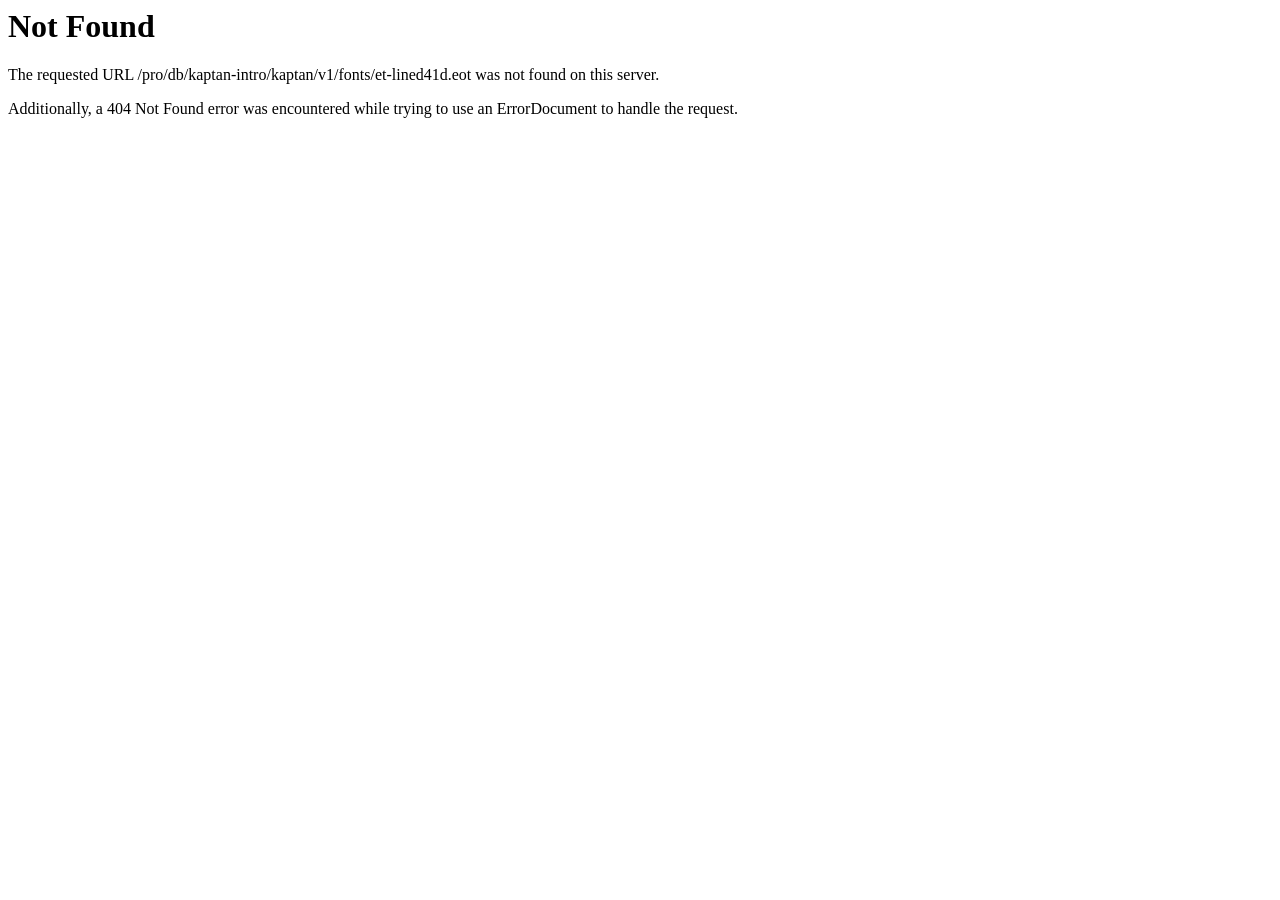
<file: fonts/et-lined41dd41d.html>
<!DOCTYPE HTML PUBLIC "-//IETF//DTD HTML 2.0//EN">
<html><head>
<title>404 Not Found</title>
</head><body>
<h1>Not Found</h1>
<p>The requested URL /pro/db/kaptan-intro/kaptan/v1/fonts/et-lined41d.eot was not found on this server.</p>
<p>Additionally, a 404 Not Found
error was encountered while trying to use an ErrorDocument to handle the request.</p>
</body></html>
</file>
<file: css/style.css>
/*********************************************************

    Template Name:  Robin - Personal Portfolio HTML Template
    Author: MouriTheme
    Version: 1.0
    Design and Developed by: MouriTheme

    NB: This is the main stylesheet of this theme.

***********************************************************/

/*Table of Content


1. Default css
2. Preloader Css
3. Navigation area css
4. Mouse animation css
5. Banner area css
6. About area css
7. Services area css
8. skills area css
9. Portfolio area css
10. Statistic area css
11. Experience area css
12. Testimonial area css
13. Contact area css
14. Footer area css

*/


/*===============================
	1. Google Fonts
===============================*/

@import url('https://fonts.googleapis.com/css?family=Roboto:300,400,500,600');
@import url('https://fonts.googleapis.com/css?family=Montserrat:300,400,500,600');


:root {
    --main_color: #FF7C3D;
    --second_color: #FF7C3D;
}

/*--- 1. Default css starts ---*/

html,body{
    height: 100%;
}

body{
    font-family: 'Roboto', sans-serif;
    width: 100%;
    height: 100%;
    font-size: 15px;
    line-height: 1.7;
    color: #333333;
    font-weight: 400;
}

h1,
h2,
h3,
h4,
h5,
h6{
    color: #333333;
    font-weight: 600;
    font-family: 'Montserrat', sans-serif;
}

p {
    letter-spacing: 0;
    line-height:1.8;
}

a{
    text-decoration: none;
    -webkit-transition: all 0.4s;
    -o-transition: all 0.4s;
    transition: all 0.4s;
}

a:focus{
    outline:none;
    text-decoration: none;
}

a:hover{
    outline:none;
    text-decoration: none;
}

ul,li{
    margin: 0;
    padding: 0;
}

img {
    max-width: 100%;
    height: auto;
}

.section-padding{
    padding: 60px 0;
}

.section-title {
    text-align: center;
    padding-bottom: 35px;
}
.section-title h2 span{
    color: var(--main_color);
}
.section-title h2 {
    font-size: 42px;
    color: #262626;
    letter-spacing: 0;
    font-weight: 700;
    text-transform: none;
    line-height: 1.2;
}


/*--- Default css ends---*/

/*-------------- 2. Preloader css starts ---------------*/

.loader_bg {
    position: fixed;
    z-index: 9999999;
    background: #fff;
    width: 100%;
    height: 100%;
}

.loader {
    border: 0 solid transparent;
    border-radius: 50%;
    width: 150px;
    height: 150px;
    position: absolute;
    top: calc(50vh - 75px);
    left: calc(50vw - 75px);
}

.loader:before, .loader:after {
    content: '';
    border: 1em solid var(--main_color);
    border-radius: 50%;
    width: inherit;
    height: inherit;
    position: absolute;
    top: 0;
    left: 0;
    animation: loader 2s linear infinite;
    opacity: 0;
}

.loader:before {
    animation-delay: .5s;
}

@keyframes loader {
    0% {
        transform: scale(0);
        opacity: 0; }
    50% {
        opacity: 1; }
    100% {
        transform: scale(1);
        opacity: 0; }
}


/*---------- preloader css ends -------------*/

/*--- 3. Mouse animation starts---*/

@-webkit-keyframes scroll-ani {
    0% {
        opacity: 1;
        top: 29%;
    }
    15% {
        opacity: 1;
        top: 50%;
    }
    50% {
        opacity: 0;
        top: 50%;
    }
    100% {
        opacity: 0;
        top: 29%;
    }
}

@keyframes scroll-ani {
    0% {
        opacity: 1;
        top: 29%;
    }
    15% {
        opacity: 1;
        top: 50%;
    }
    50% {
        opacity: 0;
        top: 50%;
    }
    100% {
        opacity: 0;
        top: 29%;
    }
}

.mouse-scroll {
    position: absolute;
    left: 50%;
    transform: translateX(-50%);
    display: inline-block;
    line-height: 18px;
    font-size: 13px;
    font-weight: normal;
    color: #ffffff;
    letter-spacing: 2px;
    margin-top: 5%;
    text-decoration: none;
    overflow: hidden;
}

.mouse-scroll .mouse {
    position: relative;
    display: block;
    width: 35px;
    height: 60px;
    margin: 0 auto 20px;
    -webkit-box-sizing: border-box;
    box-sizing: border-box;
    border: 3px solid #ffffff;
    border-radius: 23px;
}

.mouse-scroll .mouse .mouse-movement {
    position: absolute;
    display: block;
    top: 29%;
    left: 50%;
    width: 8px;
    height: 8px;
    margin: -4px 0 0 -4px;
    background: #ffffff;
    border-radius: 50%;
    -webkit-animation: scroll-ani 2s linear infinite;
    animation: scroll-ani 2s linear infinite;
}

/*---mouse animation ends---*/

/*---------- 4. Nav area css starts -------------*/

.nav-area{
    height: 65px;
}

.nav-area.sticky_navigation{
    background: #fafafa;
    height: 80px;
}

.navbar-nav {
    margin-top: 15px;
}

/* Lang switch ENG / FR dans le menu */
.lang-switch {
    margin-left: 8px;
}

/* Lien de langue : petit “pill” comme dans l’ancienne version */
.navbar-nav > li.lang-switch > a {
    display: inline-block;
    padding: 4px 6px;
    border-radius: 30%;
    text-align: center;
    font-size: 14px;
    line-height: 1;
}

.lang-switch a {
    color: #ffffff;
    opacity: 0.7;
}

.lang-switch a:hover {
    opacity: 1;
    color: var(--main_color);
    text-decoration: none;
    background-color: rgba(211, 150, 58, 0.25);
}

.lang-switch .active-lang {
    opacity: 1;
    background-color: rgba(211, 150, 58, 0.2);
}

.sticky_navigation{
    -webkit-transition: all 0.4s ease-out;
    -o-transition: all 0.4s ease-out ;
    transition: all 0.4s ease-out ;
    -webkit-box-shadow: 0px 3px 4.6px 0.3px rgba(0,0,0,0.25);
    box-shadow: 0px 3px 4.6px 0.3px rgba(0,0,0,0.25);
}

.sticky_navigation .main-menu{
    margin-top: 0;
}

.sticky_navigation .navbar-brand, .sticky_navigation .navbar-brand span {
    color: #000000;
}

.sticky_navigation .navbar-brand:hover, .sticky_navigation .navbar-brand:focus, .sticky_navigation .navbar-brand span {
    color: #262626;
}

.sticky_navigation .nav li a {
    color: #262626;
}

.sticky_navigation .nav li.active a{
    color: var(--main_color);
}

.sticky_navigation .nav li.active::after {
    border-bottom: 1px solid #262626;
    content: "";
    display: block;
    margin: 0 auto;
    width: 50%;
}

.sticky_navigation .navbar-brand:hover{
    color: #ffffff;
}

.sticky_navigation .logo span {
    color: var(--main_color);
}

.main-menu{
    -webkit-transition: all 0.4s ease-out;
    -o-transition: all 0.4s ease-out;
    transition: all 0.4s ease-out;
    margin-top: 10px;
}

.navbar{
    border:0;
    margin-bottom: 0;
}

.navbar-brand{
    padding: 25px 0;
    text-transform: uppercase;
    font-size: 25px;
    display: block;
    color: #ffffff;
    font-weight: 800;
}

.logo {
    padding: 5px;
    font-size: 32px;
    letter-spacing: 3px;
}

.logo span {
    color: var(--main_color);
}

.navbar-brand:focus, .navbar-brand:hover {
    text-decoration: none;
    color: #ffffff;
}

.navbar-right li{
    display: inline-block;
    float: none;
}

.navbar-right li a{
    color: #ffffff;
    text-transform: uppercase;
    font-weight: 400;
}

.navbar-right li.active a{
    color: var(--main_color);
}

.nav > li > a:hover,
.nav > li > a:active,
.nav > li > a:focus{
    background: none;
}

.navbar-toggle .icon-bar{
    background: #033D75;
}

/*---------- Nav area css ends -------------*/

/*----------- 5. Banner area css starts--------------*/


.banner-area{
    background-image: url(../images/home/2.jpg); /*--edit image--*/
    background-position: center;
    background-size:cover;
    position: relative;
    height: 100%;
}

.banner-area::before {
    position: absolute;
    top: 0;
    left: 0;
    width: 100%;
    height: 100%;
    background: rgba(0,0,0,0.7);
    content: '';
}

.img-area {
    width: 160px;
    height: 160px;
    border-radius: 50%;
    overflow: hidden;
    border: 5px solid #fff;
    display: inline-block;
}

.banner-area b{
    font-weight: 100;
}

canvas{
    position: absolute;
    width: 100%;
    height: 100%;
    top: 0;
    right: 0;
    bottom: 0;
    left: 0;
}

.banner-table{
    display: table;
    margin: 0;
    position: relative;
    height: 100%;
    width: 100%;
    z-index: 1;
}

.banner-table-cell{
    display: table-cell;
    vertical-align: middle;
    text-align: center;
}

.welcome-text .intro h2 {
    color: #fff;
    font-size: 85px;
    font-weight: 800;
    margin-bottom: 10px;
}



.intro > h1:first-of-type {
    color: #fff;
    font-size: 60px;
    font-weight: 700;
    margin: 0 0 20px 0;
}

.intro h1.ah-headline {
    color: #fafafa;
    font-size: 18px;
    font-weight: 100;
    margin: 0;
}

.mobile-subtitle {
    display: none;
}

.social-icon {
    text-align: center;
    padding-top: 20px;
    width: 100%;
}

.social-icon ul {
    margin: 0 auto;
    padding: 0;
    list-style: none;
    display: inline-block;
    text-align: center;
}

.social-icon ul li {
    display: inline-block;
    padding: 0;
    margin: 0 5px;
    vertical-align: middle;
}

.social-icon ul li a {
    display: inline-block;
    width: 34px;
    height: 34px;
    line-height: 34px;
    font-size: 14px;
    border: 1px solid rgba(255, 255, 255, 0.08);
    -webkit-transition: all 300ms linear;
    transition: all 300ms linear;
    color: #fff;
}

.social-icon ul li a:hover {
    background: var(--main_color);
}

.ah-headline.clip .ah-words-wrapper::after {
    /* Remove the white flashing bar before word changes */
    background-color: transparent;
}

/* Neutralise the grey highlight used during the type animation selection phase */
.ah-headline.type .ah-words-wrapper.selected {
    background-color: transparent;
}

.banner-btn {
    background: transparent;
    text-decoration: none;
    padding: 10px 30px;
    display: inline-block;
    margin-top: 25px;
    color: #fff;
    text-transform: uppercase;
    -webkit-border-radius: 5px;
    -moz-border-radius: 5px;
    border-radius: 25px;
    border: 2px solid #fafafa;
    font-weight: bold;
}
.banner-btn:hover, .banner-btn:focus {
    text-decoration: none;
    color: #333;
    background: #fafafa;
    border-color: #fafafa;
}

.welcome-text h3 {
    color: #fff;
    font-size: 45px;
}

/*---------Banner area css ends--------------*/

/*---------- 6. About area css starts---------------*/

.stack {
    position: relative;
    z-index: 10;
    margin-bottom: 0px;
    display: inline-block;
    padding-top: 30px;
}
/*
.stack img {
    background: #fff;
    -moz-box-sizing: content-box;
    -webkit-box-sizing: content-box;
    box-sizing: content-box;
    padding: 10px;
    width: 100%;
    -moz-box-shadow:    1px 1px 2px rgba(0,0,0,.25);
    -webkit-box-shadow: 1px 1px 2px rgba(0,0,0,.25);
    box-shadow:         1px 1px 2px rgba(0,0,0,.25);
}

= fond de l'image about, tourné de qlq degrés
.stack::before {
    background: #969696;
    content: "";
    width: 100%;
    height: 100%;
    position: absolute;
    left: 0;
    top: 0;
    z-index: -10;
    -webkit-transform: rotate(-6deg);
    -moz-transform: rotate(-6deg);
    -ms-transform: rotate(-6deg);
    -o-transform: rotate(-6deg);
    -moz-box-shadow: 1px 1px 2px rgba(0,0,0,.25);
    -webkit-box-shadow: 1px 1px 2px rgba(0,0,0,.25);
    box-shadow: 1px 1px 2px rgba(0,0,0,.25);
}*/

.btn-a {
    animation-delay: 2s;
    cursor: pointer;
    display: inline-block;
    font-size: 14px;
    font-weight: 300;
    letter-spacing: 1px;
    line-height: 18px;
    padding: 14px 22px;
    text-align: center;
    text-decoration: none;
    text-transform: uppercase;
    -webkit-animation-delay: 2s;
    -webkit-transition: background .3s ease-in-out, color .3s ease-in-out;
    animation-delay: 2s;
    transition: background .3s ease-in-out, color .3s ease-in-out;
    white-space: nowrap;
    -webkit-border-radius: 3px;
    -moz-border-radius: 3px;
    border-radius: 3px;
    margin-top: 20px;
    text-decoration: none;
    margin-right: 15px;
}

.skill-btn {
    background: var(--main_color);
    border: 1px solid var(--main_color);
    color: #fff;
}

.down-btn {
    background: none;
    color: #2B2F37;
    border: 1px solid var(--main_color);
}

.about-text-left {
    margin-top: 90px;
}

.about-text-left p {
    text-align: right;
    font-size: 15px;
    color: #fafafa;
    margin-bottom: 20px;
}



.about-right h2 {
    margin-bottom: 30px;
    text-transform: uppercase;
}

.about-text-right h3 {
    color: #fafafa;
    margin-bottom: 45px;
}

.about-text-right h6 {
    color: #333333;
}

.about-right p span {
    color: #262626;
    font-weight: bold;
    letter-spacing: 2px;
}

.about-list{
    list-style: none;
}

.about-right .about-list li {
    margin-bottom: 10px;
}
.about-right .about-list li .title {
    position: relative;
    margin-right: 10px;
    padding-bottom: 1px;
    color: #a1a1a1;
    font-weight: 700;
}
.about-right .about-list li .title:before {
    content: "";
    position: absolute;
    height: 2px;
    width: 100%;
    bottom: 0;
    left: 0;
    background: #e1e1e1;
    -webkit-border-radius: 2px;
    border-radius: 2px;
}
.about-right .about-list li .title:after {
    position: absolute;
    content: ':';
    right: -8px;
}
.about-right .about-list li .value {
    position: relative;
}
.about-right .about-list li .value:before {
    content: "";
    position: absolute;
    height: 2px;
    width: 100%;
    bottom: 0;
    left: 0;
}

/* Video section - Two columns layout */
.video-row {
    display: flex;
    flex-wrap: wrap;
    align-items: center;
    margin-left: -15px;
    margin-right: -15px;
    min-height: 670px;
}

.video-text-col {
    display: flex;
    align-items: center;
    padding-left: 15px;
    padding-right: 50px;
}

.video-text-content {
    width: 100%;
}

.video-text-content h2 {
    font-size: 42px;
    font-weight: 700;
    margin-bottom: 20px;
    color: #333333;
    line-height: 1.2;
}

.video-text-content p {
    font-size: 17px;
    line-height: 1.7;
    color: #555555;
    margin-bottom: 25px;
}

.section-subtitle {
    font-size: 17px;
    line-height: 1.7;
    color: #555555;
    margin-top: 10px;
    margin-bottom: 0;
}

/* White subtitle for Accomplissements Product section */
#portfolio .section-subtitle {
    color: #ffffff;
    padding: 0 15px; /* léger padding horizontal pour aérer le texte */
}

/* Vertical dotted gradient for Experiences: more opaque dots en bas, plus légers en haut */
#resume {
    position: relative;
    background-color: #ffffff;
    background-image:
        linear-gradient(to top,
            rgba(255,255,255,0) 0%,
            rgba(255,255,255,0.4) 35%,
            rgba(255,255,255,0.8) 65%,
            rgba(255,255,255,1) 100%),
        radial-gradient(circle, rgba(30, 28, 26, 0.22) 2px, transparent 2px);
    background-repeat: no-repeat, repeat;
    background-size: 100% 130%, 30px 30px;
    background-position: 0 100%, 0 0;
}

/* Diagonal dotted gradient for Video section: more opaque dots on the right */
#about {
    position: relative;
    background-color: #ffffff;
    background-image: 
        linear-gradient(135deg,
            rgba(255,255,255,1) 0%,
            rgba(255,255,255,0.9) 40%,
            rgba(255,255,255,0.5) 65%,
            rgba(255,255,255,0) 90%),
        radial-gradient(circle, rgba(30, 28, 26, 0.22) 2px, transparent 2px);
    background-repeat: no-repeat, repeat;
    background-size: 120% 120%, 30px 30px;
    background-position: 0 0, 0 0;
}

/* Diagonal dotted gradient for Pricing section: same as video */
#pricing {
    position: relative;
    background-color: #ffffff;
    background-image: 
        linear-gradient(135deg,
            rgba(255,255,255,1) 0%,
            rgba(255,255,255,0.9) 40%,
            rgba(255,255,255,0.5) 65%,
            rgba(255,255,255,0) 90%),
        radial-gradient(circle, rgba(30, 28, 26, 0.22) 2px, transparent 2px);
    background-repeat: no-repeat, repeat;
    background-size: 120% 120%, 30px 30px;
    background-position: 0 0, 0 0;
}

.video-cta-btn {
    display: inline-block;
    margin-top: 10px;
    background: var(--main_color);
    border: 1px solid var(--main_color);
    color: #fff;
    text-transform: none;
    font-size: 18px;
    font-weight: 700;
    padding: 12px 24px;
    line-height: 1.2;
    border-radius: 999px;
}

/* Variantes CTA vidéo desktop / mobile */
.video-cta-btn-desktop {
    display: inline-block;
}

.video-cta-btn-mobile {
    display: none;
}

.video-cta-btn br {
    line-height: 0.3;
}

.btn-subtitle {
    font-size: 13px;
    font-weight: 400;
    opacity: 0.9;
    display: block;
    margin-top: -2px;
}

.video-cta-btn:hover {
    background: var(--main_color);
    border-color: var(--main_color);
    color: #fff;
    text-decoration: none;
    filter: brightness(1.08);
}

.video-col {
    padding-left: 15px;
    padding-right: 15px;
}

@media (min-width: 992px) {
    .video-text-col {
        width: 40%;
        flex: 0 0 40%;
        max-width: 40%;
    }
    
    .video-col {
        width: 60%;
        flex: 0 0 60%;
        max-width: 60%;
        padding-left: 50px;
    }
}

@media (max-width: 991px) {
    .video-row {
        min-height: auto;
    }
    
    .video-text-col {
        width: 100%;
        flex: 0 0 100%;
        max-width: 100%;
        padding-right: 15px;
        margin-bottom: 30px;
        padding-bottom: 30px;
    }
    
    .video-col {
        width: 100%;
        flex: 0 0 100%;
        max-width: 100%;
        padding-left: 15px;
    }
}

/* Video container styles */
.video-container {
    margin-top: 0;
    width: 100%;
}

.video-wrapper {
    position: relative;
    width: 100%;
    max-width: 100%;
    border-radius: 20px;
    overflow: hidden;
    background: #000;
    box-shadow: 0 10px 30px rgba(0, 0, 0, 0.2);
    transform: scale(1.15);
    transform-origin: center;
}

@media (max-width: 991px) {
    .video-wrapper {
        transform: scale(1);
    }
}

.video-player {
    width: 100%;
    height: auto;
    display: block;
    border-radius: 20px;
    background: #000;
    position: relative;
    z-index: 1;
}

.video-player::-webkit-media-controls-panel {
    background-color: rgba(0, 0, 0, 0.5);
}

.video-player::-webkit-media-controls-play-button {
    display: none;
}

/* Hide video interactions when overlay is visible */
.video-wrapper:not(.playing) .video-player {
    pointer-events: none;
}

.video-wrapper.playing .video-player {
    pointer-events: auto;
}

.video-overlay {
    position: absolute;
    top: 0;
    left: 0;
    width: 100%;
    height: 100%;
    display: flex;
    align-items: center;
    justify-content: center;
    /* Overlay un peu plus léger pour moins assombrir la vidéo */
    background: rgba(0, 0, 0, 0.15);
    cursor: pointer;
    transition: all 0.3s ease;
    border-radius: 20px;
    z-index: 10;
    pointer-events: auto;
    -webkit-user-select: none;
    user-select: none;
}

.video-overlay:hover {
    background: rgba(0, 0, 0, 0.25);
}

.video-overlay.hidden {
    display: none !important;
    pointer-events: none;
    opacity: 0;
    visibility: hidden;
}

.play-button {
    background: transparent;
    border: none;
    cursor: pointer;
    padding: 0;
    transition: transform 0.3s ease;
    outline: none;
    z-index: 11;
    pointer-events: auto;
    -webkit-user-select: none;
    user-select: none;
}

.play-button:hover {
    transform: scale(1.15);
}

.play-button:active {
    transform: scale(0.95);
}

.play-button svg {
    filter: drop-shadow(0 4px 8px rgba(0, 0, 0, 0.3));
}

.play-button svg circle {
    transition: fill-opacity 0.3s ease;
}

.play-button:hover svg circle {
    fill-opacity: 1;
}

/* Responsive video */
@media (max-width: 768px) {
    .video-wrapper {
        border-radius: 15px;
    }
    
    .video-player {
        border-radius: 15px;
    }
    
    .video-overlay {
        border-radius: 15px;
    }
    
    .play-button svg {
        width: 60px;
        height: 60px;
    }
}

/*-------About area css ends--------------*/

/*-------- 7. Services area starts ----------*/


.services-area {
    background: #f8f8f8;
}
.service {
    text-align: center;
}

.service-box {
    padding: 20px;
    margin-bottom: 40px;
    position: relative;
    transition: .9s;
}

.service-icon i {
    font-size: 50px;
    color: var(--main_color);
    margin-bottom: 20px;
}

.service-box:hover:after {
    top: 0;
    height: 100%;
    transition: 0.9s;
}

.service-box:hover .after {
    bottom: 0;
    height: 100%;
    transition: 0.9s;
}

.service-box:hover:before {
    left: 0;
    width: 100%;
    transition: 0.9s;
}

.service-box:hover .before {
    right: 0;
    width: 100%;
    transition: 0.9s;
}

.service-box:hover:before,
.service-box:hover .before {
    width: 100%;
    transition: 0.9s;
}

.service-box:after {
    height: 80%;
    width: 2px;
    content: '';
    top: 10%;
    left: 0px;
    transition: 0.9s;
}

.service-box .before,
.service-box .after,
.service-box:before,
.service-box:after {
    background: #777;
    position: absolute;
    transition: 0.9s;
}

.service-box:before {
    height: 2px;
    width: 80%;
    content: '';
    top: 0px;
    left: 10%;
    transition: 0.9s;
}

.service-box .before {
    height: 2px;
    width: 80%;
    bottom: 0px;
    right: 10%;
    transition: 0.9s;
}

.service-box .after {
    height: 80%;
    width: 2px;
    bottom: 10%;
    right: 0px;
    transition: 0.9s;
}

/*-------- Services area ends ----------*/

/*--------- 8. Skills area starts --------------*/

.skills-area .section-title h2{
    color: #fff;
}

.skills-area{
    position: relative;
    background-image: url(../images/skills/1.jpg);
    -webkit-background-size: cover;
    background-size: cover;
    background-position: center center;
    background-attachment: fixed;
    z-index: 1;
}
.skills-area:before{
    position: absolute;
    content: '';
    background: rgba(0,0,0,0.8);
    top: 0;
    left: 0;
    width: 100%;
    height: 100%;
    z-index: -1;
}

.skillbar {
    margin-bottom: 24px;
    position: relative;
    width: 100%;
    display: block
}

.skillbar .skillbar-title {
    display: inline-block;
    vertical-align: middle;
    font-size: 20px;
    color: #fff;
}

.skillbar .skillbar-detail{
  color: #fff;
  font-style: italic;
}


.skillbar .skillbar-percent {
    float: right;
    display: inline-block;
    vertical-align: middle;
    color: #fff;
}

.skillbar-bar {
    background-color: #fff;
    width: 100%;
    height: 15px;
    border-radius: 40px;
}

.skillbar-bar .skillbar-child {
    width: 0;
    height: 100%;
    background-color: var(--main_color);
    -webkit-transition-property: width, background-color;
    -o-transition-property: width, background-color;
    transition-property: width, background-color;
    border-radius: 5px;
}

.row .post-skillbar-next{
  color: #fff;
  font-size: 17px;

}
.row .post-skillbar-next li{
  color: #fff;
  font-size: 17px;
  list-style: "⏭️";
  margin : 10px 0;
}

/*--------- Skills area ends --------------*/

/*----------- 9. Portfolio area Starts --------*/

.portfolio-area {
    background: #fafafa;
}

/* Accomplishments grid */
.accomplishments-grid {
    margin-bottom: 30px;
}

.accomplishments-grid .col-md-4 {
    margin-bottom: 30px;
    padding-left: 15px;
    padding-right: 15px;
}

.project-card {
    overflow: hidden;
    border-radius: 8px;
    box-shadow: 0 2px 8px rgba(0, 0, 0, 0.1);
    transition: box-shadow 0.3s ease;
}

.project-card:hover {
    box-shadow: 0 4px 12px rgba(0, 0, 0, 0.15);
}

.project-item {
    position: relative;
    width: 100%;
    overflow: hidden;
    border-radius: 8px;
}

.project-item img {
    width: 100%;
    height: 250px;
    object-fit: cover;
    display: block;
}

.project-item img.project-image-left {
    object-position: left center;
}

.overlay {
    position: absolute;
    top: 0px;
    left: 0px;
    bottom: 0px;
    right: 0px;
    background: rgba(0, 0, 0, 0.75);
    opacity: 0;
    -webkit-transition: all .3s ease;
    -moz-transition: all .3s ease;
    -ms-transition: all .3s ease;
    -o-transition: all .3s ease;
    transition: all .3s ease;
    display: flex;
    align-items: center;
    justify-content: center;
}

.overlay .overlay-inner {
    position: relative;
    width: 100%;
    text-align: center;
    padding: 20px;
}

.overlay .overlay-inner h4 {
    color: #ffffff !important;
    margin-bottom: 0 !important;
    -webkit-transition: all .5s;
    -moz-transition: all .5s;
    -ms-transition: all .5s;
    -o-transition: all .5s;
    transition: all .5s;
    -webkit-transform: translateY(-30px);
    -moz-transform: translateY(-30px);
    -ms-transform: translateY(-30px);
    -o-transform: translateY(-30px);
    transform: translateY(-30px);
    text-transform: uppercase;
    font-size: 25px;
    letter-spacing: 1px;
}

.overlay .overlay-inner p {
    color: #fff;
    -webkit-transition: all .5s;
    -moz-transition: all .5s;
    -ms-transition: all .5s;
    -o-transition: all .5s;
    transition: all .5s;
    -webkit-transform: translateY(30px);
    -moz-transform: translateY(30px);
    -ms-transform: translateY(30px);
    -o-transform: translateY(30px);
    transform: translateY(30px);
    margin-top: 10px;
}

.project-item:hover .overlay .overlay-inner h4 {
    -webkit-transform: translateY(0);
    -moz-transform: translateY(0);
    -ms-transform: translateY(0);
    -o-transform: translateY(0);
    transform: translateY(0);
}

.project-item:hover .overlay .overlay-inner p {
    -webkit-transform: translateY(0);
    -moz-transform: translateY(0);
    -ms-transform: translateY(0);
    -o-transform: translateY(0);
    transform: translateY(0);
}

.project-card:hover .overlay {
    opacity: 1;
}

/* Project tags */
.project-tags {
    position: absolute;
    bottom: 10px;
    right: 10px;
    display: flex;
    flex-wrap: wrap;
    gap: 6px;
    justify-content: flex-end;
    z-index: 10;
}

.project-tag {
    background: rgba(255, 255, 255, 0.9);
    color: var(--main_color);
    padding: 4px 10px;
    border-radius: 4px;
    font-size: 11px;
    font-weight: 500;
    text-transform: uppercase;
    letter-spacing: 0.5px;
    box-shadow: 0 1px 3px rgba(0, 0, 0, 0.2);
}

/* Project Modal Styles */
.modal-content {
    border-radius: 12px;
    border: none;
    box-shadow: 0 10px 40px rgba(0, 0, 0, 0.2);
}

.modal-header {
    border-bottom: 2px solid #f0f0f0;
    padding: 25px 30px;
}

.modal-title {
    font-size: 28px;
    font-weight: 700;
    color: #333;
    margin-bottom: 15px;
    line-height: 1.3;
}

.project-modal-tags {
    display: flex;
    flex-wrap: wrap;
    gap: 8px;
    margin-top: 10px;
}

.modal-body {
    padding: 30px;
}

.project-screenshots {
    margin-bottom: 40px;
}

.project-screenshot {
    width: 100%;
    height: auto;
    border-radius: 8px;
    box-shadow: 0 2px 8px rgba(0, 0, 0, 0.1);
    margin-bottom: 20px;
}

.screenshot-placeholder {
    background: #f5f5f5;
    border: 2px dashed #ddd;
    border-radius: 8px;
    padding: 60px 20px;
    text-align: center;
    min-height: 200px;
    display: flex;
    flex-direction: column;
    align-items: center;
    justify-content: center;
    margin-bottom: 20px;
}

.screenshot-placeholder p {
    font-size: 16px;
    font-weight: 600;
    color: #999;
    margin-bottom: 5px;
}

.screenshot-placeholder span {
    font-size: 12px;
    color: #bbb;
}

.project-section {
    margin-bottom: 40px;
}

.project-section:last-child {
    margin-bottom: 0;
}

.project-section h3 {
    font-size: 22px;
    font-weight: 700;
    color: #333;
    margin-bottom: 20px;
    padding-bottom: 10px;
    border-bottom: 2px solid var(--main_color);
}

.project-section p {
    font-size: 15px;
    line-height: 1.8;
    color: #555;
    margin-bottom: 15px;
}

.project-section ul {
    list-style-type: disc;
    padding-left: 30px;
    margin-bottom: 20px;
    margin-top: 10px;
}

.project-section li {
    font-size: 15px;
    line-height: 1.8;
    color: #555;
    margin-bottom: 10px;
}

.project-link {
    color: #666;
    font-weight: normal;
    text-decoration: none;
    transition: color 0.3s ease;
    display: inline-flex;
    align-items: center;
    gap: 4px;
}

.project-link:hover {
    color: #333;
    text-decoration: underline;
}

.project-link .link-icon {
    width: 14px;
    height: 14px;
    opacity: 0.7;
    vertical-align: middle;
}

.impact-metrics {
    display: grid;
    grid-template-columns: repeat(auto-fit, minmax(200px, 1fr));
    gap: 25px;
    margin: 30px 0;
}

.impact-item {
    text-align: center;
    padding: 20px;
    background: #f9f9f9;
    border-radius: 8px;
    transition: transform 0.3s ease, box-shadow 0.3s ease;
}

.impact-item:hover {
    transform: translateY(-5px);
    box-shadow: 0 5px 15px rgba(0, 0, 0, 0.1);
}

.impact-number {
    font-size: 32px;
    font-weight: 700;
    color: var(--main_color);
    margin-bottom: 8px;
}

.impact-label {
    font-size: 14px;
    font-weight: 600;
    color: #333;
    margin-bottom: 8px;
    text-transform: uppercase;
    letter-spacing: 0.5px;
}

.impact-item p {
    font-size: 13px;
    color: #666;
    margin: 0;
    line-height: 1.5;
}

.modal-footer {
    border-top: 2px solid #f0f0f0;
    padding: 20px 30px;
}

.modal-footer .btn {
    padding: 10px 25px;
    border-radius: 6px;
    font-weight: 500;
}

.modal-footer .btn-default {
    background: #f5f5f5;
    border-color: #ddd;
    color: #333;
}

.modal-footer .btn-default:hover {
    background: #e8e8e8;
    border-color: #ccc;
}

@media (max-width: 768px) {
    .modal-dialog {
        margin: 10px;
    }
    
    .modal-title {
        font-size: 22px;
    }
    
    .impact-metrics {
        grid-template-columns: 1fr;
    }
    
    .project-screenshots .col-md-6 {
        margin-bottom: 15px;
    }
}

ul.port-nav-list {
    padding: 0 0 50px 0;
    list-style: none;
    text-align: center;
}

ul.port-nav-list li {
    display: inline-block;
    margin-right: 10px;
}

ul.port-nav-list li a {
    display: block;
    cursor: pointer;
    color: #262626;
    font-size: 18px;
    padding: 8px 12px;
    text-decoration: none;
    text-transform: uppercase;
    font-weight: 100;
}

ul.port-nav-list li a.active {
    color: var(--main_color);
}

.port-items {
    width: 100%;
    margin-left: 0;
    margin-right: 0;
}

.portfolio-items .port-items .single-port {
    overflow: hidden;
    margin-bottom: 25px;
}

.single-port {
    padding: 0;
}

/*-------- Portfolio area css ends---------*/

/*--------- 10. Statistic area starts -----------*/

.statistic-area{
    background-image: url(../images/statistic/stats.jpg);
    -webkit-background-size: cover;
    background-size: cover;
    background-position: center center;
    background-attachment: fixed;
    color:#fff;
    text-align: center;
    position: relative;
    z-index: 1;
}

.statistic-area:before{
    content: '';
    position: absolute;
    top: 0;
    left: 0;
    width: 100%;
    height: 100%;
    background: rgba(0,0,0,0.9);
    z-index: -1;
}

.statistic-area .item{
    margin-bottom: 30px;
}

.statistic-area .item .fa{
    color: #fff;
    font-size: 40px;
}

.statistic-area .item p{
    color: #fff;
    margin-top: 10px;
    font-size: 20px;
    font-weight: 300;
}

.statistic-area .item h2 {
    color: var(--main_color);
    font-weight: 800;
    font-size: 45px;
    margin-top: 10px;
}

/*----------------Statistic area ends-------------------*/

/*-------- 11. Experience area starts -------------*/

.fix-down {
    margin-bottom: -30px;
}

/*
.resumes {
    list-style: none;
}*/

.resumes li {
    padding: 20px 24px;
    box-shadow: 0 0 0 1px rgba(0, 0, 0, 0.08), 0 2px 4px rgba(0, 0, 0, 0.05);
    overflow: hidden;
    position: relative;
    background: #fff;
    border-radius: 8px;
    transition: box-shadow 0.2s ease;
    margin-bottom: 24px;
}

.resumes li:last-child {
    margin-bottom: 0;
}

.resumes li:hover {
    box-shadow: 0 0 0 1px rgba(0, 0, 0, 0.12), 0 4px 8px rgba(0, 0, 0, 0.1);
}

.resumes li h3 {
    font-size: 16px;
    margin-bottom: 12px;
}

.resumes li h4 {
    text-transform: uppercase;
    font-size: 15px;
    color: var(--main_color);
}

.resumes li h5 {
    margin-bottom: 8px;
}

.resumes li p {
    margin-bottom: 10px;
    font-size: 15px;
    position: relative;
    z-index: 1;
    line-height: 1.6;
}

.resumes li p:last-child {
    margin-bottom: 0;
}

.resumes img{
  float: left;
  margin-right: 16px;
  margin-bottom: 8px;
  max-width: 64px;
  height: auto;
  border-radius: 4px;
}

.resumes li h3,
.resumes li h4,
.resumes li h5 {
    clear: none;
}

.toggle-detail {
    display: inline-block;
    margin-top: 12px;
    margin-bottom: 12px;
    color: #333333;
    text-decoration: none;
    font-weight: 500;
    cursor: pointer;
    transition: color 0.2s ease;
}

.toggle-detail:hover {
    color: #555555;
    text-decoration: none;
}

.toggle-detail i {
    margin-left: 6px;
    transition: transform 0.3s ease;
    display: inline-block;
}

.toggle-detail[aria-expanded="true"] i {
    transform: rotate(180deg);
}

.collapse {
    margin-top: 8px;
}


/* Experience area - LinkedIn style single column layout */
.experience-area .container {
    max-width: 900px;
}

@media (min-width: 1200px) {
    .experience-area .container {
        max-width: 1000px;
        padding-left: 30px;
        padding-right: 30px;
    }
}

@media (min-width: 1400px) {
    .experience-area .container {
        max-width: 1100px;
        padding-left: 40px;
        padding-right: 40px;
    }
}

.resumes {
    list-style: none;
    padding: 0;
}

/*-------- Experience area ends -------------*/

/*------- 12. Testimonial area css starts --------*/

.testimonial-area .section-title h2 {
    color: #fff;
}

.testimonial-area{
    background-image: url(../images/testimonial/1.jpg);
    -webkit-background-size: cover;
    background-size: cover;
    background-position: center center;
    background-attachment: fixed;
    position: relative;
    z-index: 1;
}
.testimonial-area:before{
    position: absolute;
    content: '';
    top: 0;
    left: 0;
    width: 100%;
    height: 100%;
    background: rgba(0,0,0,0.7);
    z-index: -1;
}
.single-testimonial {
    background: #ffffff;
    border-radius: 5px;
    padding: 30px;
}

.single-testimonial p {
    margin-bottom: 30px;
}

.single-testimonial h2 {
    margin: 10px 0 0;
    font-size: 18px;
    text-transform: uppercase;
}

.testi-comment i {
    font-size: 30px;
    color: var(--main_color);
}

.single-testimonial h3 {
    margin: 10px 0 0;
    font-weight: 100;
    font-size: 15px;
}

.testi-img {
    height: 70px;
    width: 70px;
    border-radius: 50%;
    overflow: hidden;
}

.testi-img img {
    width: 100%;
    height: 100%;
}

.owl-theme .owl-controls{
    margin-top: 50px;
    margin-left: 30px;
}

.owl-dots{
    text-align: center;
    margin-top: 30px;
}

.owl-dot {
    display: inline-block;
    height: 15px !important;
    width: 15px !important;
    background-color: #ffffff !important;
    opacity: 0.8;
    border-radius: 50%;
    margin: 0 5px;
}

.owl-dot.active {
    background-color: var(--main_color) !important;
}


/*------- testimonial area ends --------*/

/*-------------13. Contact area starts -------------*/

.contact-area{
    background-color: #ffffff;
}

.contact-area .form-control{
    border:2px solid #a2a2a2;
    box-shadow: none;
    padding: 6px;
    border-radius: 0;
    margin-bottom: 30px;
}

.right-contact-text {
    margin-bottom: 25px;
}

.right-contact-text i {
    color: var(--main_color);
    font-size: 25px;
    margin-bottom: 10px;
}

.contact-area textarea.form-control{
    border:2px solid #a2a2a2;
    padding: 6px;
    height: 250px;
    margin-bottom: 30px;
}

.btn.btn-send {
    background: var(--main_color);
    color: #ffffff;
    border-radius: 0;
    padding: 15px 20px;
    text-transform: uppercase;
    font-weight: 600;
    border-radius: 5px;
}

.right-contact-text h2{
    margin-top: 2px;
    margin-bottom: 5px;
    text-transform: uppercase;
    font-weight: 600;
    font-size: 12px;
    letter-spacing: 3px;
}

.right-contact-text p{
    line-height: 21px;
    letter-spacing: 2px;
    font-size: 11px;
    color: #777;
}

.calendly_widget h2{
  margin-top: 40px;
  text-align: center
}
/*------------- Contact area ends -------------*/

/*--------------16. Footer area starts -------------*/

.footer-area {
    background: #171717;
    color: #ffffff;
    padding: 30px 0;
}
.footer-area a{
    color: var(--main_color);
}

/*--------------- Footer area ends -------------*/

/*--------------- Pricing area starts -------------*/

.pricing-card {
    background: #fff;
    border-radius: 16px;
    padding: 40px;
    box-shadow: 0 4px 20px rgba(0, 0, 0, 0.08);
    transition: transform 0.3s ease, box-shadow 0.3s ease;
    max-width: 480px;
    margin: 0 auto;
    position: relative;
}

.pricing-card:hover {
    transform: translateY(-5px);
    box-shadow: 0 8px 30px rgba(0, 0, 0, 0.12);
}

.pricing-header {
    display: flex;
    align-items: center;
    margin-bottom: 20px;
}

.pricing-icon {
    width: 48px;
    height: 48px;
    border-radius: 10px;
    background: var(--main_color);
    display: flex;
    align-items: center;
    justify-content: center;
    margin-right: 16px;
    color: var(--main_color);
    flex-shrink: 0;
}

.pricing-header h3 {
    font-size: 28px;
    font-weight: 700;
    color: #333;
    margin: 0;
}

.pricing-cta-wrapper {
    position: relative;
    display: flex;
    justify-content: center;
    margin-top: 10px;
}

.dispo-now-badge {
    position: absolute;
    left: 100%;
    bottom: 150px;
    transform: translateX(12px);
    width: 230px;
    height: auto;
    pointer-events: none;
    z-index: 1;
}

.pricing-description {
    font-size: 16px;
    color: #666;
    margin-bottom: 30px;
    line-height: 1.6;
}

.pricing-features {
    margin-bottom: 30px;
}

.pricing-features h4 {
    font-size: 18px;
    font-weight: 600;
    color: #333;
    margin-bottom: 16px;
}

.pricing-features ul {
    list-style: none;
    padding: 0;
    margin: 0;
}

.pricing-features li {
    display: flex;
    align-items: flex-start;
    margin-bottom: 12px;
    font-size: 15px;
    color: #555;
    line-height: 1.6;
}

.pricing-features li .pricing-icon {
    width: 16px;
    height: 16px;
    margin-right: 12px;
    margin-top: 3px;
    flex-shrink: 0;
    background: none !important;
    border: none !important;
    padding: 0 !important;
    display: inline-block;
}

.pricing-salary {
    text-align: center;
    margin: 10px 0 0 0;
    font-size: 18px;
    font-weight: 600;
    color: #333;
}

.pricing-salary-link {
    color: inherit;
    text-decoration: none;
    cursor: pointer;
}

.pricing-salary-amount {
    display: inline-block;
    filter: blur(6px);
    opacity: 0.6;
    cursor: pointer;
    transition: filter 0.25s ease, opacity 0.25s ease, transform 0.25s ease;
}

.pricing-salary-unit {
    margin-left: 4px;
}

.pricing-salary-link:hover .pricing-salary-amount {
    filter: blur(4px);
    opacity: 0.8;
    transform: translateY(-1px);
}

.pricing-price {
    text-align: center;
    margin: 35px 0 15px 0;
    padding: 25px 0;
    border-top: 2px solid #f0f0f0;
    border-bottom: 2px solid #f0f0f0;
}

.price-amount {
    font-size: 42px;
    font-weight: 700;
    color: #333;
    display: block;
    line-height: 1.2;
}

.price-period {
    font-size: 18px;
    color: #666;
    font-weight: 400;
    display: block;
    margin-top: 5px;
}

.pricing-note {
    text-align: center;
    font-size: 14px;
    color: #888;
    margin-bottom: 25px;
    font-style: italic;
}

.pricing-cta-btn {
    display: inline-block;
    width: auto;
    text-align: center;
    margin-top: 20px;
    margin-left: auto;
    margin-right: auto;
    background: var(--main_color);
    border: 1px solid var(--main_color);
    color: #fff;
    text-transform: none;
    font-size: 16px;
    font-weight: 600;
    padding: 12px 24px;
    line-height: 1.2;
    border-radius: 999px;
}

.pricing-cta-btn br {
    line-height: 0.3;
}

.pricing-cta-btn .btn-subtitle {
    font-size: 12px;
    font-weight: 400;
    opacity: 0.9;
    display: block;
    margin-top: -2px;
}

.pricing-cta-btn:hover {
    background: var(--main_color);
    border-color: var(--main_color);
    color: #fff;
    text-decoration: none;
    filter: brightness(1.08);
}

@media (max-width: 767px) {
    .pricing-card {
        padding: 30px 20px;
    }

    .dispo-now-badge {
        display: none;
    }
    
    .pricing-header h3 {
        font-size: 24px;
    }
    
    .price-amount {
        font-size: 36px;
    }
    
    .pricing-features li {
        font-size: 14px;
    }
}

/*--------------- Pricing area ends -------------*/
</file>
<file: css/responsive.css>
/* =================================================

Template Name:  Robin - Personal Portfolio HTML Template
Author: MouriTheme
Version: 1.0
Design and Developed by: MouriTheme

NB: This is the responsive stylesheet of this theme.

=================================================== */


/* Medium Layout: 1280px. */
@media only screen and (min-width: 992px) and (max-width: 1200px) {}

/* Tablet Layout: 768px. */
@media only screen and (min-width: 768px) and (max-width: 991px) {
    .section-padding {
        padding: 35px 0;
    }

    .section-title h2 {
        font-size: 35px;
        letter-spacing: 5px;
    }

    .navbar-nav {
        margin: 10px 0;
    }

    .sticky_navigation .navbar-nav {
        margin: 20px 0;
    }

    .navbar-brand {
        padding: 20px 0;
    }

    .navbar-nav li {
        margin: 9px 0;
    }

    .navbar-nav > li > a {
        line-height: 0;
    }

    .nav > li > a {
        padding: 10px 5px;
    }

    .sticky_navigation .nav li.active a {

        color: #262626;

    }

    .sticky_navigation .nav li.active::before {
        margin: 5px auto;
    }

    .sticky_navigation .nav li.active::after {
        margin: 5px auto;
    }

    .sticky_navigation .navbar-brand {
        line-height: 45px;
    }

    .socials {
        padding-top: 3%;
    }

    .about-left img {
        width: 100%;
    }

}

/* Mobile Layout: 320px. */
@media only screen and (max-width: 767px) {
    .section-padding {
        padding: 30px 0;
    }

    .section-title{
        margin-bottom: 0;
        padding-bottom: 40px;
    }

    .navbar-toggle {
        margin-top: 15px;
    }

    .navbar-toggle .icon-bar {
        background: #ffffff;
    }

    .sticky_navigation .navbar-toggle .icon-bar{
        background: #262626;
    }

    .sticky_navigation .nav li.active::after {
        border-bottom: 1px solid #ffffff;
    }

    .navbar-nav {
        float: right;
        margin: 11px 21px;
        margin-right: 32%;
        display: inherit;
        width: 200px;
        background-color: transparent;
    }

    .navbar-nav li {
        float: left;
        margin: 9px 50px;
        display: inherit;
        width: 100%;
    }

    .navbar-fixed-top .navbar-collapse {
        height: 740px;
        background-color: rgba(0, 0, 0, 0.9);
    }

    .navbar-fixed-top .navbar-collapse {
        max-height: 100%;
    }

    .sticky_navigation .nav li a {
        color: #ffffff;
    }

    .sticky_navigation .nav li.active a {
        color: #ffffff;
    }

    .welcome-text h2 {
        font-size: 2em;
    }

    .connn-right {
	margin-bottom: 50px;
}

    .navbar-nav {
        text-align: center;
    }

    .nav-area.sticky_navigation {
        height: 60px;
    }

    .intro h1:first-of-type {
        font-size: 40px;
        margin-bottom: 15px;
    }
    
    .welcome-text h1.ah-headline {
        display: none !important;
    }
    
    .mobile-subtitle {
        display: block !important;
        color: #fafafa;
        font-size: 18px;
        font-weight: 100;
        margin: 0;
    }
    
    .mouse-scroll.hidden-xs {
        display: block !important;
        visibility: visible !important;
    }

    .welcome-text h3 {
        font-size: 18px;
        margin-bottom: 20px;
    }
    
    /* Centrer le contenu texte sur mobile */
    .video-text-content {
        text-align: center;
    }
    
    .video-text-content h2 {
        font-size: 32px;
    }

    /* Réduire l'espace entre le texte et la vidéo sur mobile */
    .video-text-col {
        margin-bottom: 10px;
        padding-bottom: 0;
    }

    /* CTA vidéo : inverser l'ordre sur mobile (CTA sous la vidéo) */
    .video-cta-btn-desktop {
        display: none;
    }

    .video-cta-btn-mobile {
        display: block;
        margin: 25px auto 0;
        text-align: center;
        max-width: 260px; /* moins large sur mobile */
        width: 80%;
    }

    /* Accomplishments : overlay toujours visible sur mobile
       avec titre en haut à gauche de l'image */
    .accomplishments-grid .project-card .overlay {
        opacity: 1;
        background: rgba(0, 0, 0, 0.35);
        align-items: flex-start;
        justify-content: flex-start;
    }

    .accomplishments-grid .project-card .overlay .overlay-inner {
        text-align: left;
        padding: 10px 14px;
    }

    .accomplishments-grid .project-card .overlay .overlay-inner h4 {
        -webkit-transform: none;
        -moz-transform: none;
        -ms-transform: none;
        -o-transform: none;
        transform: none;
        font-size: 18px;
        margin-bottom: 0;
    }

    /* Optionnel : on masque le sous-texte pour garder un visuel épuré */
    .accomplishments-grid .project-card .overlay .overlay-inner p {
        display: none;
    }

    .about-text-left {
        margin-top: 20px;
    }

    .about-text-left h2{
        text-align: center;
    }

    .about-text-left h3{
        text-align: center;
    }

    .about-text-left p{
        text-align: center;
    }

    .about-text-left a {
        display: block;
        text-align: center;
        float: none;
    }

    .about-area img {
        width: 100%;
    }

    .about-text-right {
        margin-top: 40px;
    }

    .services-area .section-header {
        margin-bottom: 0;
    }

    .about-text-left a {
	    display: inline-block;
    }

    .social-area {
	    text-align: center;
    }

    .section-title h2 {
	    font-size: 20px;
        letter-spacing: 2px;
    }

    .stack::before {
        display: none;
    }

    ul.port-nav-list li {
	    margin-bottom: 0;
    }

    .service {
        text-align: center;
        margin-bottom: 40px;
    }


    .single-contact {
        margin-bottom: 30px;
    }

    #contact-form {
        margin-top: 20px;
    }

    .contact-area .form-control {
        font-size: 11px;
    }

    .contact-area {
        background-position: inherit;
    }


    .skillbar .skillbar-title {
        font-size: 15px;
    }

    .post-skillbar-next{
        color: #fff;
        padding: 30px 17px 0px 17px;
        font-size: 17px;
        list-style: "⏭️";

  }

    .statistic-area .item h2 {
        font-size: 35px;
    }

    .right-contact {
        margin-top: 30px;
    }

    .welcome-text h1.ah-headline {
        font-size: 25px;
    }

    .about-right h2 {
         font-size: 20px;
     }

    .about-area img {
        width: 90%;
    }

    .single-testimonial h2 {
        font-size: 14px;
    }

    .single-testimonial h3 {
        font-size: 12px;
    }

    .overlay .overlay-inner h4 {
        font-size: 18px;
    }

    .calendly_widget h2{
        margin: 45px 15px 0px 15px;
        text-align: center
    }

}

/* Wide Mobile Layout: 480px. */
@media only screen and (min-width: 480px) and (max-width: 767px) {


    .navbar-nav {
        margin-right: 38%;
    }

    .navbar-toggle .icon-bar {
        background: #ffffff;
    }

    .nav-area.sticky_navigation .navbar-toggle .icon-bar{
        background: #262626;
    }

    .single-portfolio img {
        width: 100%;
    }

    .contact-area {
        background-position: inherit;
    }
}



@media only screen and (min-width: 375px) and (max-width: 767px){
    .portfolio-area .list-inline > li {
        padding-right: 0;
    }

    .portfolio-area ul.list-inline li {
        margin: 7px;
    }
}

@media only screen and (min-width: 411px) and (max-width: 767px){


}


@media only screen and (min-width: 600px) and (max-width: 767px){
    .navbar-nav li {
        margin: 9px 0;
    }

    .welcome-text h1.ah-headline {
        font-size: 40px;
    }

    .welcome-text h3 {
        font-size: 25px;
        margin-bottom: 20px;
    }

}
</file>
<file: css/line-icons.min.css>
@font-face {
	font-family: et-line;
	src: url(../fonts/et-line.eot);
	src: url(../fonts/et-lined41dd41d.html?#iefix) format('embedded-opentype'), url(../fonts/et-line.woff) format('woff'), url(../fonts/et-line.ttf) format('truetype'), url(../fonts/et-line.svg#et-line) format('svg');
	font-weight: 400;
	font-style: normal
}
[data-icon]:before {
	font-family: et-line;
	content: attr(data-icon);
	speak: none;
	font-weight: 400;
	font-variant: normal;
	text-transform: none;
	line-height: 1;
	-webkit-font-smoothing: antialiased;
	-moz-osx-font-smoothing: grayscale;
	display: inline-block
}
.icon-adjustments,
.icon-alarmclock,
.icon-anchor,
.icon-aperture,
.icon-attachment,
.icon-bargraph,
.icon-basket,
.icon-beaker,
.icon-bike,
.icon-book-open,
.icon-briefcase,
.icon-browser,
.icon-calendar,
.icon-camera,
.icon-caution,
.icon-chat,
.icon-circle-compass,
.icon-clipboard,
.icon-clock,
.icon-cloud,
.icon-compass,
.icon-desktop,
.icon-dial,
.icon-document,
.icon-documents,
.icon-download,
.icon-dribbble,
.icon-edit,
.icon-envelope,
.icon-expand,
.icon-facebook,
.icon-flag,
.icon-focus,
.icon-gears,
.icon-genius,
.icon-gift,
.icon-global,
.icon-globe,
.icon-googleplus,
.icon-grid,
.icon-happy,
.icon-hazardous,
.icon-heart,
.icon-hotairballoon,
.icon-hourglass,
.icon-key,
.icon-laptop,
.icon-layers,
.icon-lifesaver,
.icon-lightbulb,
.icon-linegraph,
.icon-linkedin,
.icon-lock,
.icon-magnifying-glass,
.icon-map,
.icon-map-pin,
.icon-megaphone,
.icon-mic,
.icon-mobile,
.icon-newspaper,
.icon-notebook,
.icon-paintbrush,
.icon-paperclip,
.icon-pencil,
.icon-phone,
.icon-picture,
.icon-pictures,
.icon-piechart,
.icon-presentation,
.icon-pricetags,
.icon-printer,
.icon-profile-female,
.icon-profile-male,
.icon-puzzle,
.icon-quote,
.icon-recycle,
.icon-refresh,
.icon-ribbon,
.icon-rss,
.icon-sad,
.icon-scissors,
.icon-scope,
.icon-search,
.icon-shield,
.icon-speedometer,
.icon-strategy,
.icon-streetsign,
.icon-tablet,
.icon-target,
.icon-telescope,
.icon-toolbox,
.icon-tools,
.icon-tools-2,
.icon-trophy,
.icon-tumblr,
.icon-twitter,
.icon-upload,
.icon-video,
.icon-wallet,
.icon-wine {
	font-family: et-line;
	speak: none;
	font-style: normal;
	font-weight: 400;
	font-variant: normal;
	text-transform: none;
	line-height: 1;
	-webkit-font-smoothing: antialiased;
	-moz-osx-font-smoothing: grayscale;
	display: inline-block
}
.icon-mobile:before {
	content: "\e000"
}
.icon-laptop:before {
	content: "\e001"
}
.icon-desktop:before {
	content: "\e002"
}
.icon-tablet:before {
	content: "\e003"
}
.icon-phone:before {
	content: "\e004"
}
.icon-document:before {
	content: "\e005"
}
.icon-documents:before {
	content: "\e006"
}
.icon-search:before {
	content: "\e007"
}
.icon-clipboard:before {
	content: "\e008"
}
.icon-newspaper:before {
	content: "\e009"
}
.icon-notebook:before {
	content: "\e00a"
}
.icon-book-open:before {
	content: "\e00b"
}
.icon-browser:before {
	content: "\e00c"
}
.icon-calendar:before {
	content: "\e00d"
}
.icon-presentation:before {
	content: "\e00e"
}
.icon-picture:before {
	content: "\e00f"
}
.icon-pictures:before {
	content: "\e010"
}
.icon-video:before {
	content: "\e011"
}
.icon-camera:before {
	content: "\e012"
}
.icon-printer:before {
	content: "\e013"
}
.icon-toolbox:before {
	content: "\e014"
}
.icon-briefcase:before {
	content: "\e015"
}
.icon-wallet:before {
	content: "\e016"
}
.icon-gift:before {
	content: "\e017"
}
.icon-bargraph:before {
	content: "\e018"
}
.icon-grid:before {
	content: "\e019"
}
.icon-expand:before {
	content: "\e01a"
}
.icon-focus:before {
	content: "\e01b"
}
.icon-edit:before {
	content: "\e01c"
}
.icon-adjustments:before {
	content: "\e01d"
}
.icon-ribbon:before {
	content: "\e01e"
}
.icon-hourglass:before {
	content: "\e01f"
}
.icon-lock:before {
	content: "\e020"
}
.icon-megaphone:before {
	content: "\e021"
}
.icon-shield:before {
	content: "\e022"
}
.icon-trophy:before {
	content: "\e023"
}
.icon-flag:before {
	content: "\e024"
}
.icon-map:before {
	content: "\e025"
}
.icon-puzzle:before {
	content: "\e026"
}
.icon-basket:before {
	content: "\e027"
}
.icon-envelope:before {
	content: "\e028"
}
.icon-streetsign:before {
	content: "\e029"
}
.icon-telescope:before {
	content: "\e02a"
}
.icon-gears:before {
	content: "\e02b"
}
.icon-key:before {
	content: "\e02c"
}
.icon-paperclip:before {
	content: "\e02d"
}
.icon-attachment:before {
	content: "\e02e"
}
.icon-pricetags:before {
	content: "\e02f"
}
.icon-lightbulb:before {
	content: "\e030"
}
.icon-layers:before {
	content: "\e031"
}
.icon-pencil:before {
	content: "\e032"
}
.icon-tools:before {
	content: "\e033"
}
.icon-tools-2:before {
	content: "\e034"
}
.icon-scissors:before {
	content: "\e035"
}
.icon-paintbrush:before {
	content: "\e036"
}
.icon-magnifying-glass:before {
	content: "\e037"
}
.icon-circle-compass:before {
	content: "\e038"
}
.icon-linegraph:before {
	content: "\e039"
}
.icon-mic:before {
	content: "\e03a"
}
.icon-strategy:before {
	content: "\e03b"
}
.icon-beaker:before {
	content: "\e03c"
}
.icon-caution:before {
	content: "\e03d"
}
.icon-recycle:before {
	content: "\e03e"
}
.icon-anchor:before {
	content: "\e03f"
}
.icon-profile-male:before {
	content: "\e040"
}
.icon-profile-female:before {
	content: "\e041"
}
.icon-bike:before {
	content: "\e042"
}
.icon-wine:before {
	content: "\e043"
}
.icon-hotairballoon:before {
	content: "\e044"
}
.icon-globe:before {
	content: "\e045"
}
.icon-genius:before {
	content: "\e046"
}
.icon-map-pin:before {
	content: "\e047"
}
.icon-dial:before {
	content: "\e048"
}
.icon-chat:before {
	content: "\e049"
}
.icon-heart:before {
	content: "\e04a"
}
.icon-cloud:before {
	content: "\e04b"
}
.icon-upload:before {
	content: "\e04c"
}
.icon-download:before {
	content: "\e04d"
}
.icon-target:before {
	content: "\e04e"
}
.icon-hazardous:before {
	content: "\e04f"
}
.icon-piechart:before {
	content: "\e050"
}
.icon-speedometer:before {
	content: "\e051"
}
.icon-global:before {
	content: "\e052"
}
.icon-compass:before {
	content: "\e053"
}
.icon-lifesaver:before {
	content: "\e054"
}
.icon-clock:before {
	content: "\e055"
}
.icon-aperture:before {
	content: "\e056"
}
.icon-quote:before {
	content: "\e057"
}
.icon-scope:before {
	content: "\e058"
}
.icon-alarmclock:before {
	content: "\e059"
}
.icon-refresh:before {
	content: "\e05a"
}
.icon-happy:before {
	content: "\e05b"
}
.icon-sad:before {
	content: "\e05c"
}
.icon-facebook:before {
	content: "\e05d"
}
.icon-twitter:before {
	content: "\e05e"
}
.icon-googleplus:before {
	content: "\e05f"
}
.icon-rss:before {
	content: "\e060"
}
.icon-tumblr:before {
	content: "\e061"
}
.icon-linkedin:before {
	content: "\e062"
}
.icon-dribbble:before {
	content: "\e063"
}
</file>
